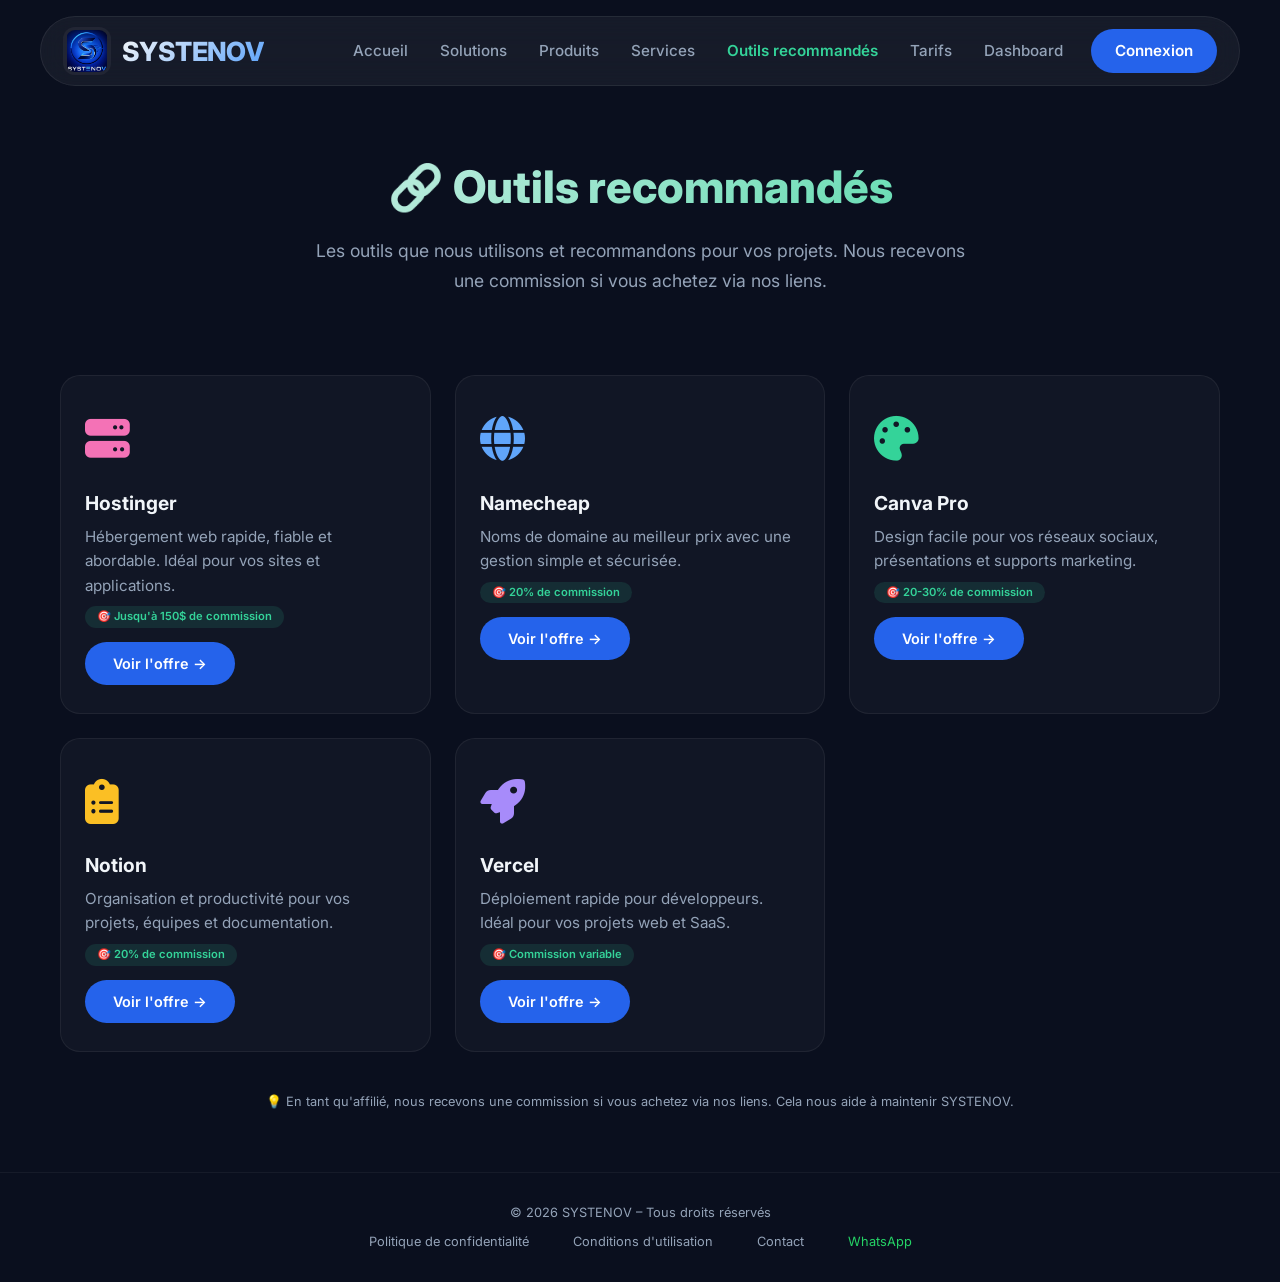
<file: affiliate-tools.html>
<!DOCTYPE html>
<html lang="fr">
<head>
  <meta charset="UTF-8" />
  <meta name="viewport" content="width=device-width, initial-scale=1.0"/>
  <title>Outils recommandés - SYSTENOV</title>
  <link rel="stylesheet" href="style.css">
  <link href="https://fonts.googleapis.com/css2?family=Inter:wght@300;400;600;700;800&display=swap" rel="stylesheet">
  <link rel="stylesheet" href="https://cdnjs.cloudflare.com/ajax/libs/font-awesome/6.4.0/css/all.min.css">
  <style>
    .page-hero { text-align: center; padding: 50px 20px 60px; }
    .page-hero h1 { font-size: 2.8rem; font-weight: 800; background: linear-gradient(135deg, #f1f5f9, #34d399); -webkit-background-clip: text; -webkit-text-fill-color: transparent; }
    .page-hero p { font-size: 1.1rem; color: #94a3b8; max-width: 650px; margin: 12px auto 0; line-height: 1.7; }
    .tools-grid { display: grid; grid-template-columns: repeat(auto-fit, minmax(280px,1fr)); gap: 24px; max-width: 1200px; margin: 0 auto; padding: 20px; }
    .tool-card { background: rgba(255,255,255,0.03); border: 1px solid rgba(255,255,255,0.06); border-radius: 20px; padding: 28px 24px; transition: 0.3s; }
    .tool-card:hover { transform: translateY(-6px); border-color: rgba(52,211,153,0.3); box-shadow: 0 12px 40px rgba(0,0,0,0.2); }
    .tool-card .icon { font-size: 2.8rem; margin-bottom: 12px; display: block; }
    .tool-card .icon.hostinger { color: #f472b6; }
    .tool-card .icon.namecheap { color: #60a5fa; }
    .tool-card .icon.canva { color: #34d399; }
    .tool-card .icon.notion { color: #fbbf24; }
    .tool-card .icon.vercel { color: #a78bfa; }
    .tool-card h3 { font-size: 1.2rem; font-weight: 700; margin-bottom: 6px; color: #f1f5f9; }
    .tool-card p { font-size: 0.95rem; color: #94a3b8; line-height: 1.6; }
    .tool-card .commission { display: inline-block; margin-top: 8px; background: rgba(52,211,153,0.12); color: #34d399; font-size: 0.7rem; padding: 2px 12px; border-radius: 40px; font-weight: 600; }
    .btn-affiliate { display: inline-block; margin-top: 14px; padding: 10px 28px; background: #2563eb; color: white; border-radius: 40px; text-decoration: none; font-weight: 600; font-size: 0.9rem; transition: 0.3s; }
    .btn-affiliate:hover { background: #3b82f6; transform: scale(1.02); }
    .affiliate-note { text-align: center; color: #94a3b8; font-size: 0.8rem; padding: 20px; }
    @media (max-width: 600px) { .page-hero h1 { font-size: 2rem; } .tools-grid { grid-template-columns: 1fr; padding: 12px; } }
  </style>
</head>
<body>

<!-- ===== NAVBAR ===== -->
<div class="navbar">
  <a href="index.html" class="logo-link">
    <img src="logo.png" alt="SYSTENOV" class="logo-img">
    <span class="logo-text">SYSTENOV</span>
  </a>
  <button class="menu-toggle" onclick="toggleMenu()" aria-label="Menu">☰</button>
  <div class="nav-links" id="navLinks">
    <a href="index.html">Accueil</a>
    <a href="solutions.html">Solutions</a>
    <a href="products.html">Produits</a>
    <a href="services.html">Services</a>
    <a href="affiliate-tools.html" style="color:#34d399; font-weight:600;">Outils recommandés</a>
    <a href="pricing.html">Tarifs</a>
    <a href="dashboard.html">Dashboard</a>
    <a href="login.html" class="btn-nav">Connexion</a>
  </div>
</div>

<!-- ===== HERO ===== -->
<section class="page-hero">
  <h1>🔗 Outils recommandés</h1>
  <p>Les outils que nous utilisons et recommandons pour vos projets. Nous recevons une commission si vous achetez via nos liens.</p>
</section>

<!-- ===== TOOLS ===== -->
<div class="tools-grid">
  <div class="tool-card">
    <span class="icon hostinger"><i class="fas fa-server"></i></span>
    <h3>Hostinger</h3>
    <p>Hébergement web rapide, fiable et abordable. Idéal pour vos sites et applications.</p>
    <span class="commission">🎯 Jusqu'à 150$ de commission</span>
    <br>
    <a href="https://www.hostinger.com/?REFERRALCODE=SYSTENOV" target="_blank" class="btn-affiliate">Voir l'offre →</a>
  </div>
  <div class="tool-card">
    <span class="icon namecheap"><i class="fas fa-globe"></i></span>
    <h3>Namecheap</h3>
    <p>Noms de domaine au meilleur prix avec une gestion simple et sécurisée.</p>
    <span class="commission">🎯 20% de commission</span>
    <br>
    <a href="https://www.namecheap.com/?aff=SYSTENOV" target="_blank" class="btn-affiliate">Voir l'offre →</a>
  </div>
  <div class="tool-card">
    <span class="icon canva"><i class="fas fa-palette"></i></span>
    <h3>Canva Pro</h3>
    <p>Design facile pour vos réseaux sociaux, présentations et supports marketing.</p>
    <span class="commission">🎯 20-30% de commission</span>
    <br>
    <a href="https://www.canva.com/fr_fr/pro/?referrer=SYSTENOV" target="_blank" class="btn-affiliate">Voir l'offre →</a>
  </div>
  <div class="tool-card">
    <span class="icon notion"><i class="fas fa-clipboard-list"></i></span>
    <h3>Notion</h3>
    <p>Organisation et productivité pour vos projets, équipes et documentation.</p>
    <span class="commission">🎯 20% de commission</span>
    <br>
    <a href="https://affiliate.notion.so/systenov" target="_blank" class="btn-affiliate">Voir l'offre →</a>
  </div>
  <div class="tool-card">
    <span class="icon vercel"><i class="fas fa-rocket"></i></span>
    <h3>Vercel</h3>
    <p>Déploiement rapide pour développeurs. Idéal pour vos projets web et SaaS.</p>
    <span class="commission">🎯 Commission variable</span>
    <br>
    <a href="https://vercel.com/?utm_source=systenov" target="_blank" class="btn-affiliate">Voir l'offre →</a>
  </div>
</div>

<div class="affiliate-note">
  💡 En tant qu'affilié, nous recevons une commission si vous achetez via nos liens. Cela nous aide à maintenir SYSTENOV.
</div>

<!-- ===== FOOTER ===== -->
<footer>
  <p>© 2026 SYSTENOV – Tous droits réservés</p>
  <div style="margin-top:8px; display:flex; justify-content:center; gap:20px; flex-wrap:wrap;">
    <a href="privacy.html">Politique de confidentialité</a>
    <a href="terms.html">Conditions d'utilisation</a>
    <a href="contact.html">Contact</a>
    <a href="https://wa.me/212665998835" target="_blank" style="color:#25D366;">WhatsApp</a>
  </div>
</footer>

<script>
  function toggleMenu() {
    document.getElementById('navLinks').classList.toggle('open');
  }
  document.querySelectorAll('.nav-links a').forEach(link => {
    link.addEventListener('click', () => {
      document.getElementById('navLinks').classList.remove('open');
    });
  });
</script>
</body>
</html>
</file>
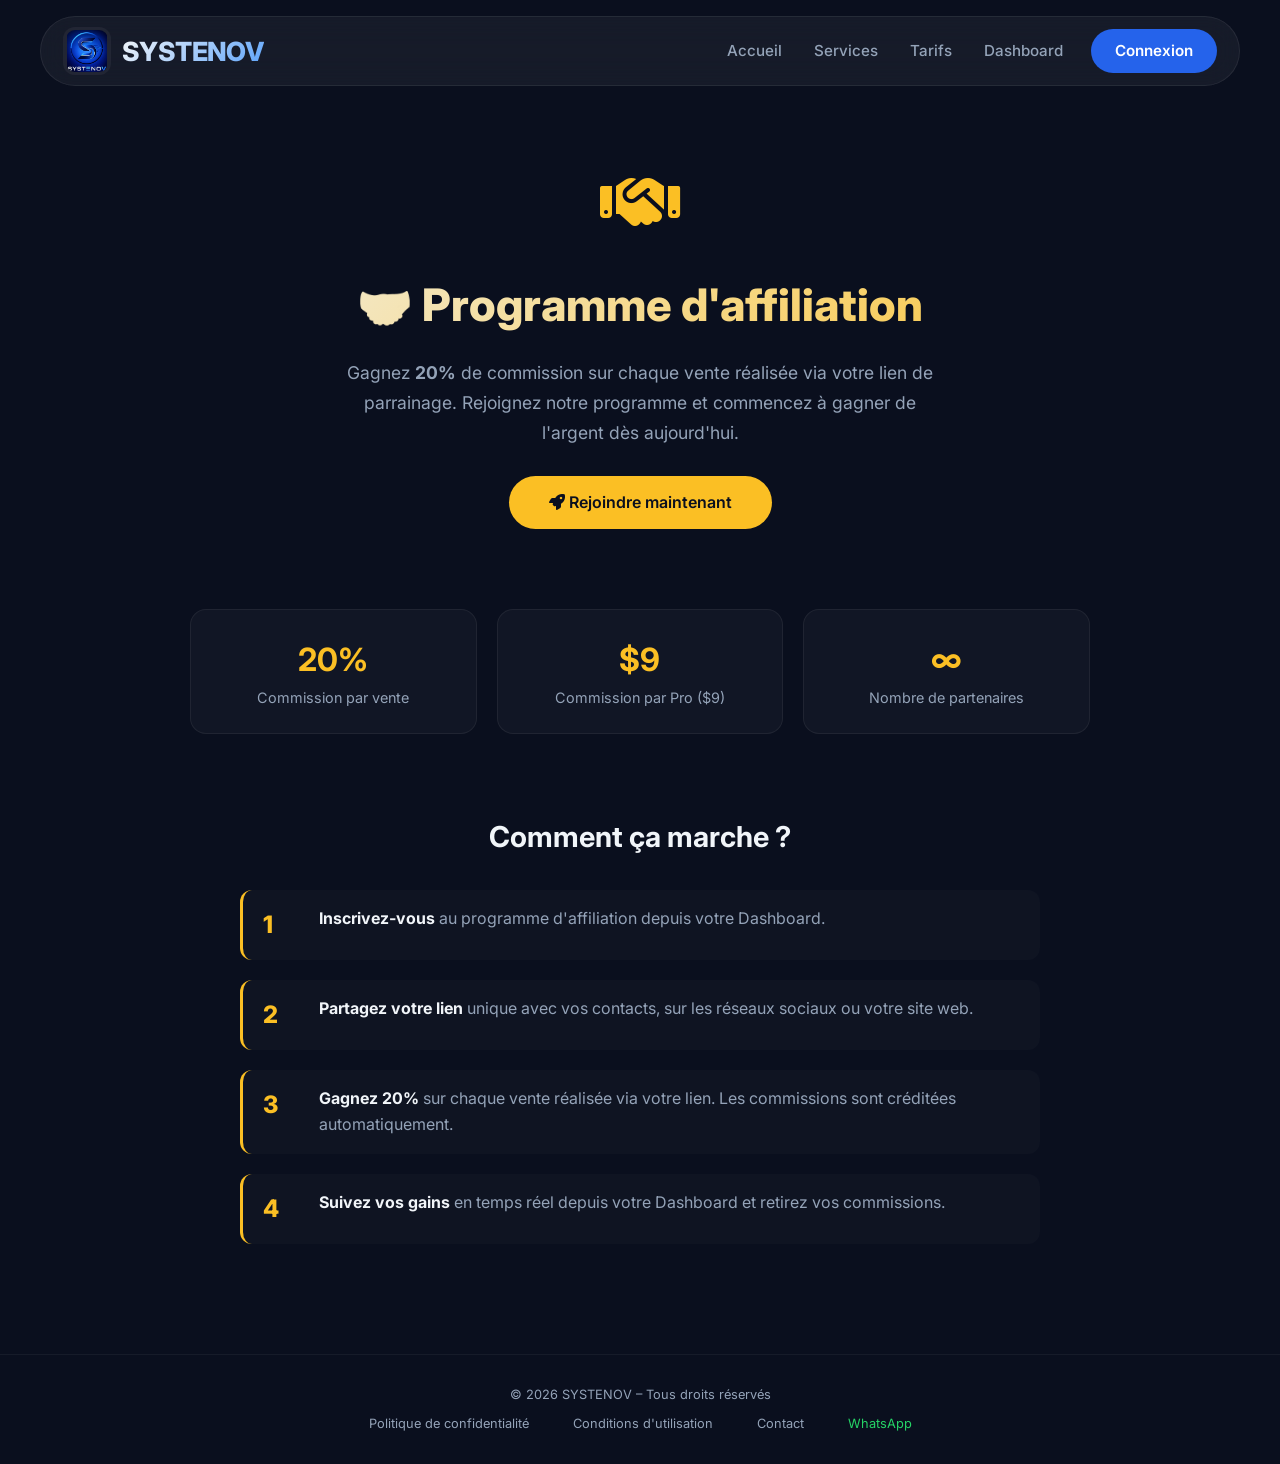
<file: affiliate.html>
<!DOCTYPE html>
<html lang="fr">
<head>
  <meta charset="UTF-8" />
  <meta name="viewport" content="width=device-width, initial-scale=1.0"/>
  <title>Programme d'affiliation - SYSTENOV</title>
  <link rel="stylesheet" href="style.css">
  <link href="https://fonts.googleapis.com/css2?family=Inter:wght@300;400;600;700;800&display=swap" rel="stylesheet">
  <link rel="stylesheet" href="https://cdnjs.cloudflare.com/ajax/libs/font-awesome/6.4.0/css/all.min.css">
  <style>
    .affiliate-hero {
      text-align: center;
      padding: 50px 20px 60px;
    }
    .affiliate-hero .icon-big {
      font-size: 4rem;
      color: #fbbf24;
      margin-bottom: 16px;
    }
    .affiliate-hero h1 {
      font-size: 2.8rem;
      font-weight: 800;
      background: linear-gradient(135deg, #f1f5f9, #fbbf24);
      -webkit-background-clip: text;
      -webkit-text-fill-color: transparent;
    }
    .affiliate-hero p {
      font-size: 1.1rem;
      color: #94a3b8;
      max-width: 600px;
      margin: 16px auto 28px;
      line-height: 1.7;
    }
    .btn-join {
      display: inline-block;
      padding: 14px 40px;
      border-radius: 40px;
      font-weight: 600;
      font-size: 1rem;
      background: #fbbf24;
      color: #0a0f1e;
      border: none;
      cursor: pointer;
      transition: 0.3s;
      text-decoration: none;
    }
    .btn-join:hover {
      transform: scale(1.02);
      filter: brightness(1.05);
    }
    .stats-grid {
      display: grid;
      grid-template-columns: repeat(auto-fit, minmax(200px, 1fr));
      gap: 20px;
      max-width: 900px;
      margin: 0 auto 40px;
    }
    .stat-card-aff {
      background: rgba(255,255,255,0.03);
      border: 1px solid rgba(255,255,255,0.06);
      border-radius: 16px;
      padding: 24px 20px;
      text-align: center;
    }
    .stat-card-aff h3 {
      font-size: 2rem;
      font-weight: 700;
      color: #fbbf24;
    }
    .stat-card-aff p {
      color: #94a3b8;
      font-size: 0.9rem;
    }
    .how-it-works {
      max-width: 800px;
      margin: 0 auto;
      text-align: left;
    }
    .how-it-works .step {
      display: flex;
      gap: 16px;
      align-items: flex-start;
      margin-bottom: 20px;
      background: rgba(255,255,255,0.02);
      padding: 16px 20px;
      border-radius: 12px;
      border-left: 3px solid #fbbf24;
    }
    .how-it-works .step .num {
      font-size: 1.5rem;
      font-weight: 800;
      color: #fbbf24;
      min-width: 40px;
    }
    .how-it-works .step p {
      color: #94a3b8;
      line-height: 1.6;
    }
    .how-it-works .step strong {
      color: #f1f5f9;
    }
    @media (max-width: 600px) {
      .affiliate-hero h1 { font-size: 2rem; }
    }
  </style>
</head>
<body>

<!-- ===== NAVBAR ===== -->
<div class="navbar">
  <a href="index.html" class="logo-link">
    <img src="logo.png" alt="SYSTENOV" class="logo-img">
    <span class="logo-text">SYSTENOV</span>
  </a>

  <button class="menu-toggle" onclick="toggleMenu()" aria-label="Menu">
    ☰
  </button>

  <div class="nav-links" id="navLinks">
    <a href="index.html">Accueil</a>
    <a href="index.html#services">Services</a>
    <a href="index.html#pricing">Tarifs</a>
    <a href="dashboard.html">Dashboard</a>
    <a href="login.html" class="btn-nav">Connexion</a>
    <a href="admin.html" class="admin-link" style="color:#ffd700; font-weight:bold;">Admin</a>
  </div>
</div>

<!-- ===== HERO ===== -->
<section class="affiliate-hero">
  <div class="icon-big"><i class="fas fa-handshake"></i></div>
  <h1>🤝 Programme d'affiliation</h1>
  <p>Gagnez <strong>20%</strong> de commission sur chaque vente réalisée via votre lien de parrainage. Rejoignez notre programme et commencez à gagner de l'argent dès aujourd'hui.</p>
  <a href="dashboard.html" class="btn-join"><i class="fas fa-rocket"></i> Rejoindre maintenant</a>
</section>

<!-- ===== STATS ===== -->
<div style="padding: 20px 0;">
  <div class="stats-grid">
    <div class="stat-card-aff">
      <h3>20%</h3>
      <p>Commission par vente</p>
    </div>
    <div class="stat-card-aff">
      <h3>$9</h3>
      <p>Commission par Pro ($9)</p>
    </div>
    <div class="stat-card-aff">
      <h3>∞</h3>
      <p>Nombre de partenaires</p>
    </div>
  </div>
</div>

<!-- ===== HOW IT WORKS ===== -->
<section style="padding: 20px 0 50px;">
  <h2 style="text-align:center; font-size:1.8rem; font-weight:700; margin-bottom:30px;">Comment ça marche ?</h2>
  <div class="how-it-works">
    <div class="step">
      <span class="num">1</span>
      <p><strong>Inscrivez-vous</strong> au programme d'affiliation depuis votre Dashboard.</p>
    </div>
    <div class="step">
      <span class="num">2</span>
      <p><strong>Partagez votre lien</strong> unique avec vos contacts, sur les réseaux sociaux ou votre site web.</p>
    </div>
    <div class="step">
      <span class="num">3</span>
      <p><strong>Gagnez 20%</strong> sur chaque vente réalisée via votre lien. Les commissions sont créditées automatiquement.</p>
    </div>
    <div class="step">
      <span class="num">4</span>
      <p><strong>Suivez vos gains</strong> en temps réel depuis votre Dashboard et retirez vos commissions.</p>
    </div>
  </div>
</section>

<!-- ===== FOOTER ===== -->
<footer>
  <p>© 2026 SYSTENOV – Tous droits réservés</p>
  <div style="margin-top:8px; display:flex; justify-content:center; gap:20px; flex-wrap:wrap;">
    <a href="privacy.html">Politique de confidentialité</a>
    <a href="terms.html">Conditions d'utilisation</a>
    <a href="contact.html">Contact</a>
    <a href="https://wa.me/212665998835" target="_blank" style="color:#25D366;">WhatsApp</a>
  </div>
</footer>

<script>
  function toggleMenu() {
    document.getElementById('navLinks').classList.toggle('open');
  }
  document.querySelectorAll('.nav-links a').forEach(link => {
    link.addEventListener('click', () => {
      document.getElementById('navLinks').classList.remove('open');
    });
  });
</script>

</body>
</html>
</file>
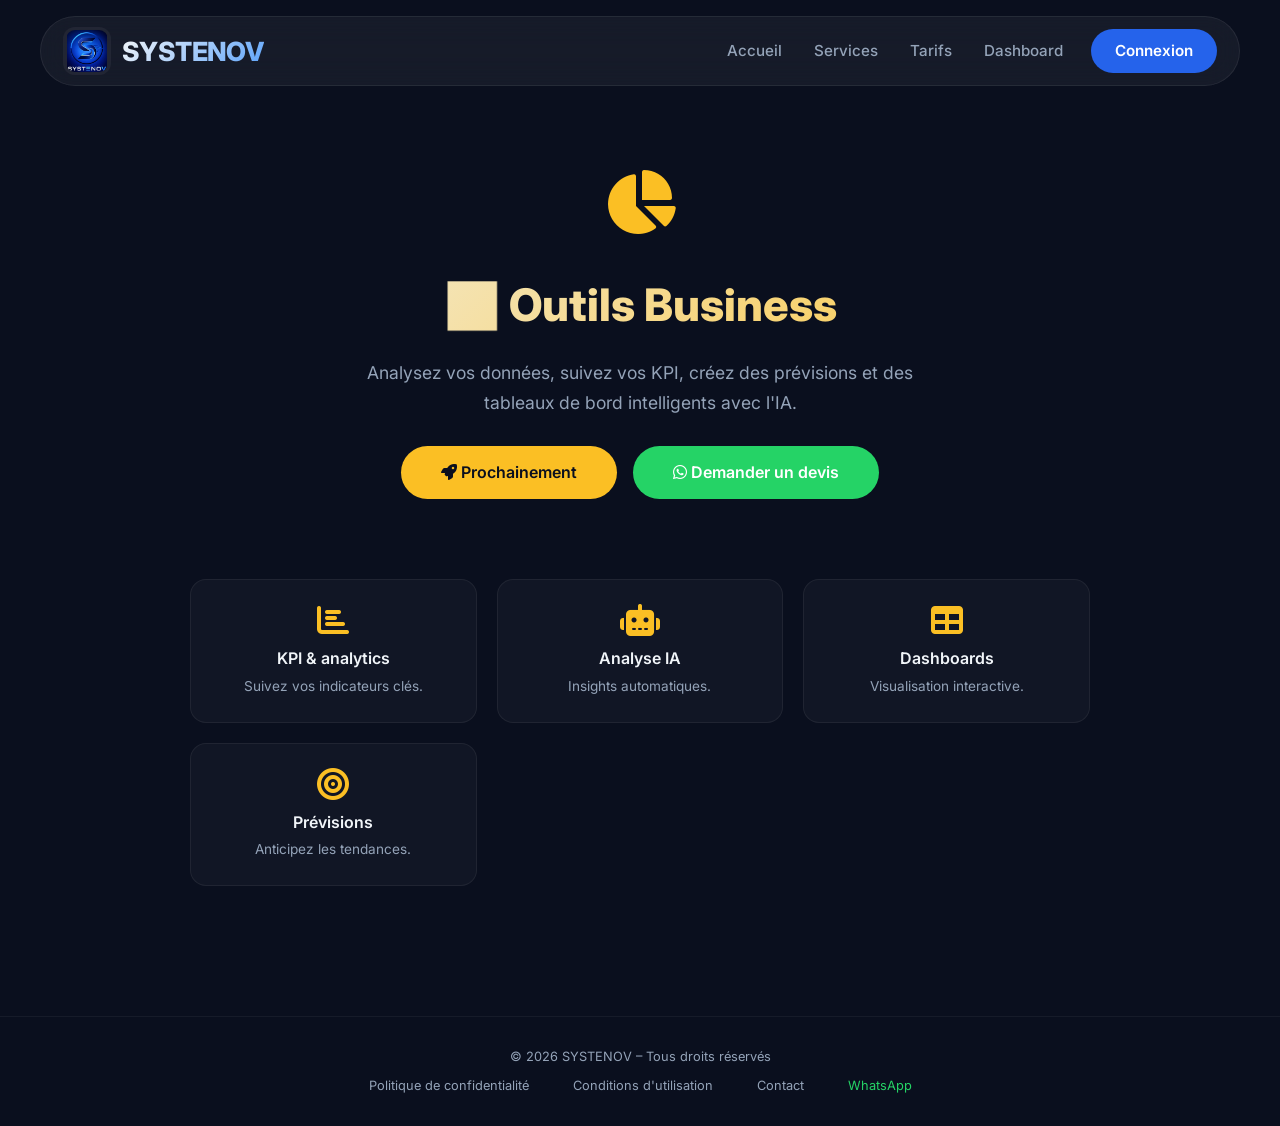
<file: business-tools.html>
<!DOCTYPE html>
<html lang="fr">
<head>
  <meta charset="UTF-8" />
  <meta name="viewport" content="width=device-width, initial-scale=1.0"/>
  <title>Outils Business - SYSTENOV</title>
  <link rel="stylesheet" href="style.css">
  <link href="https://fonts.googleapis.com/css2?family=Inter:wght@300;400;600;700;800&display=swap" rel="stylesheet">
  <link rel="stylesheet" href="https://cdnjs.cloudflare.com/ajax/libs/font-awesome/6.4.0/css/all.min.css">
  <style>
    .service-hero {
      text-align: center;
      padding: 50px 20px 60px;
    }
    .service-hero .icon-big {
      font-size: 4rem;
      color: #fbbf24;
      margin-bottom: 16px;
    }
    .service-hero h1 {
      font-size: 2.8rem;
      font-weight: 800;
      background: linear-gradient(135deg, #f1f5f9, #fbbf24);
      -webkit-background-clip: text;
      -webkit-text-fill-color: transparent;
    }
    .service-hero p {
      font-size: 1.1rem;
      color: #94a3b8;
      max-width: 600px;
      margin: 16px auto 28px;
      line-height: 1.7;
    }
    .features-grid {
      display: grid;
      grid-template-columns: repeat(auto-fit, minmax(220px, 1fr));
      gap: 20px;
      max-width: 900px;
      margin: 0 auto 40px;
    }
    .feature-card {
      background: rgba(255,255,255,0.03);
      border: 1px solid rgba(255,255,255,0.06);
      border-radius: 16px;
      padding: 24px 20px;
      text-align: center;
      transition: 0.3s;
    }
    .feature-card:hover {
      border-color: rgba(251,191,36,0.3);
      transform: translateY(-4px);
    }
    .feature-card i {
      font-size: 2rem;
      color: #fbbf24;
      margin-bottom: 10px;
    }
    .feature-card h3 {
      font-size: 1rem;
      font-weight: 600;
      margin-bottom: 4px;
    }
    .feature-card p {
      font-size: 0.85rem;
      color: #94a3b8;
    }
    .btn-coming {
      display: inline-block;
      padding: 14px 40px;
      border-radius: 40px;
      font-weight: 600;
      font-size: 1rem;
      background: #fbbf24;
      color: #0a0f1e;
      border: none;
      cursor: pointer;
      transition: 0.3s;
      text-decoration: none;
    }
    .btn-coming:hover {
      transform: scale(1.02);
      filter: brightness(1.05);
    }
    .btn-whatsapp-service {
      display: inline-block;
      padding: 14px 40px;
      border-radius: 40px;
      font-weight: 600;
      font-size: 1rem;
      background: #25D366;
      color: white;
      border: none;
      cursor: pointer;
      transition: 0.3s;
      text-decoration: none;
      margin-left: 12px;
    }
    .btn-whatsapp-service:hover {
      transform: scale(1.02);
      filter: brightness(1.05);
    }
    @media (max-width: 600px) {
      .service-hero h1 { font-size: 2rem; }
      .features-grid { grid-template-columns: 1fr 1fr; }
    }
    @media (max-width: 480px) {
      .features-grid { grid-template-columns: 1fr; }
      .btn-coming, .btn-whatsapp-service { display: block; width: 100%; margin: 6px 0; text-align: center; }
    }
  </style>
</head>
<body>

<div class="navbar">
  <a href="index.html" class="logo-link">
    <img src="logo.png" alt="SYSTENOV" class="logo-img">
    <span class="logo-text">SYSTENOV</span>
  </a>
  <button class="menu-toggle" onclick="toggleMenu()" aria-label="Menu">☰</button>
  <div class="nav-links" id="navLinks">
    <a href="index.html">Accueil</a>
    <a href="index.html#services">Services</a>
    <a href="index.html#pricing">Tarifs</a>
    <a href="dashboard.html">Dashboard</a>
    <a href="login.html" class="btn-nav">Connexion</a>
    <a href="admin.html" class="admin-link" style="color:#ffd700; font-weight:bold;">Admin</a>
  </div>
</div>

<section class="service-hero">
  <div class="icon-big"><i class="fas fa-chart-pie"></i></div>
  <h1>📊 Outils Business</h1>
  <p>Analysez vos données, suivez vos KPI, créez des prévisions et des tableaux de bord intelligents avec l'IA.</p>
  <div>
    <a href="#" class="btn-coming"><i class="fas fa-rocket"></i> Prochainement</a>
    <a href="https://wa.me/212665998835?text=Bonjour%20SYSTENOV%2C%20je%20souhaite%20utiliser%20vos%20outils%20business." target="_blank" class="btn-whatsapp-service">
      <i class="fab fa-whatsapp"></i> Demander un devis
    </a>
  </div>
</section>

<section style="padding: 20px 0 50px;">
  <div class="features-grid">
    <div class="feature-card">
      <i class="fas fa-chart-bar"></i>
      <h3>KPI & analytics</h3>
      <p>Suivez vos indicateurs clés.</p>
    </div>
    <div class="feature-card">
      <i class="fas fa-robot"></i>
      <h3>Analyse IA</h3>
      <p>Insights automatiques.</p>
    </div>
    <div class="feature-card">
      <i class="fas fa-table"></i>
      <h3>Dashboards</h3>
      <p>Visualisation interactive.</p>
    </div>
    <div class="feature-card">
      <i class="fas fa-bullseye"></i>
      <h3>Prévisions</h3>
      <p>Anticipez les tendances.</p>
    </div>
  </div>
</section>

<footer>
  <p>© 2026 SYSTENOV – Tous droits réservés</p>
  <div style="margin-top:8px; display:flex; justify-content:center; gap:20px; flex-wrap:wrap;">
    <a href="privacy.html">Politique de confidentialité</a>
    <a href="terms.html">Conditions d'utilisation</a>
    <a href="contact.html">Contact</a>
    <a href="https://wa.me/212665998835" target="_blank" style="color:#25D366;">WhatsApp</a>
  </div>
</footer>

<script>
  function toggleMenu() {
    document.getElementById('navLinks').classList.toggle('open');
  }
  document.querySelectorAll('.nav-links a').forEach(link => {
    link.addEventListener('click', () => {
      document.getElementById('navLinks').classList.remove('open');
    });
  });
</script>

</body>
</html>
</file>
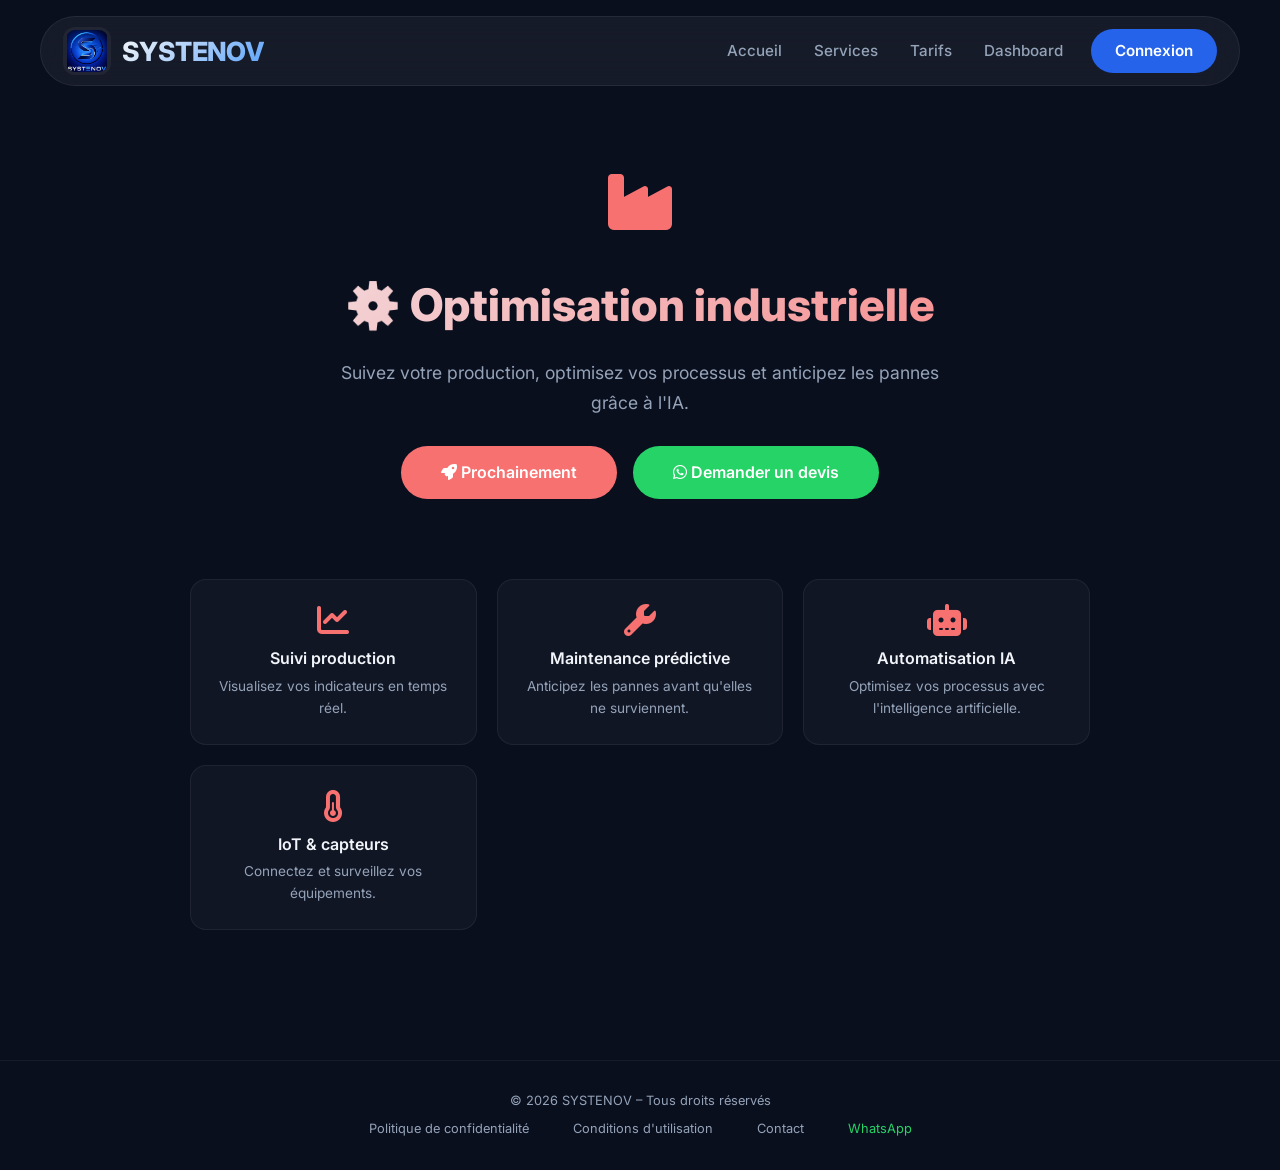
<file: industrial-tools.html>
<!DOCTYPE html>
<html lang="fr">
<head>
  <meta charset="UTF-8" />
  <meta name="viewport" content="width=device-width, initial-scale=1.0"/>
  <title>Outils Industriels - SYSTENOV</title>
  <link rel="stylesheet" href="style.css">
  <link href="https://fonts.googleapis.com/css2?family=Inter:wght@300;400;600;700;800&display=swap" rel="stylesheet">
  <link rel="stylesheet" href="https://cdnjs.cloudflare.com/ajax/libs/font-awesome/6.4.0/css/all.min.css">
  <style>
    .service-hero {
      text-align: center;
      padding: 50px 20px 60px;
    }
    .service-hero .icon-big {
      font-size: 4rem;
      color: #f87171;
      margin-bottom: 16px;
    }
    .service-hero h1 {
      font-size: 2.8rem;
      font-weight: 800;
      background: linear-gradient(135deg, #f1f5f9, #f87171);
      -webkit-background-clip: text;
      -webkit-text-fill-color: transparent;
    }
    .service-hero p {
      font-size: 1.1rem;
      color: #94a3b8;
      max-width: 600px;
      margin: 16px auto 28px;
      line-height: 1.7;
    }
    .features-grid {
      display: grid;
      grid-template-columns: repeat(auto-fit, minmax(220px, 1fr));
      gap: 20px;
      max-width: 900px;
      margin: 0 auto 40px;
    }
    .feature-card {
      background: rgba(255,255,255,0.03);
      border: 1px solid rgba(255,255,255,0.06);
      border-radius: 16px;
      padding: 24px 20px;
      text-align: center;
      transition: 0.3s;
    }
    .feature-card:hover {
      border-color: rgba(248,113,113,0.3);
      transform: translateY(-4px);
    }
    .feature-card i {
      font-size: 2rem;
      color: #f87171;
      margin-bottom: 10px;
    }
    .feature-card h3 {
      font-size: 1rem;
      font-weight: 600;
      margin-bottom: 4px;
    }
    .feature-card p {
      font-size: 0.85rem;
      color: #94a3b8;
    }
    .btn-coming {
      display: inline-block;
      padding: 14px 40px;
      border-radius: 40px;
      font-weight: 600;
      font-size: 1rem;
      background: #f87171;
      color: white;
      border: none;
      cursor: pointer;
      transition: 0.3s;
      text-decoration: none;
    }
    .btn-coming:hover {
      transform: scale(1.02);
      filter: brightness(1.05);
    }
    .btn-whatsapp-service {
      display: inline-block;
      padding: 14px 40px;
      border-radius: 40px;
      font-weight: 600;
      font-size: 1rem;
      background: #25D366;
      color: white;
      border: none;
      cursor: pointer;
      transition: 0.3s;
      text-decoration: none;
      margin-left: 12px;
    }
    .btn-whatsapp-service:hover {
      transform: scale(1.02);
      filter: brightness(1.05);
    }
    @media (max-width: 600px) {
      .service-hero h1 { font-size: 2rem; }
      .features-grid { grid-template-columns: 1fr 1fr; }
    }
    @media (max-width: 480px) {
      .features-grid { grid-template-columns: 1fr; }
      .btn-coming, .btn-whatsapp-service { display: block; width: 100%; margin: 6px 0; text-align: center; }
    }
  </style>
</head>
<body>

<div class="navbar">
  <a href="index.html" class="logo-link">
    <img src="logo.png" alt="SYSTENOV" class="logo-img">
    <span class="logo-text">SYSTENOV</span>
  </a>
  <button class="menu-toggle" onclick="toggleMenu()" aria-label="Menu">☰</button>
  <div class="nav-links" id="navLinks">
    <a href="index.html">Accueil</a>
    <a href="index.html#services">Services</a>
    <a href="index.html#pricing">Tarifs</a>
    <a href="dashboard.html">Dashboard</a>
    <a href="login.html" class="btn-nav">Connexion</a>
    <a href="admin.html" class="admin-link" style="color:#ffd700; font-weight:bold;">Admin</a>
  </div>
</div>

<section class="service-hero">
  <div class="icon-big"><i class="fas fa-industry"></i></div>
  <h1>⚙️ Optimisation industrielle</h1>
  <p>Suivez votre production, optimisez vos processus et anticipez les pannes grâce à l'IA.</p>
  <div>
    <a href="#" class="btn-coming"><i class="fas fa-rocket"></i> Prochainement</a>
    <a href="https://wa.me/212665998835?text=Bonjour%20SYSTENOV%2C%20je%20souhaite%20optimiser%20ma%20production." target="_blank" class="btn-whatsapp-service">
      <i class="fab fa-whatsapp"></i> Demander un devis
    </a>
  </div>
</section>

<section style="padding: 20px 0 50px;">
  <div class="features-grid">
    <div class="feature-card">
      <i class="fas fa-chart-line"></i>
      <h3>Suivi production</h3>
      <p>Visualisez vos indicateurs en temps réel.</p>
    </div>
    <div class="feature-card">
      <i class="fas fa-wrench"></i>
      <h3>Maintenance prédictive</h3>
      <p>Anticipez les pannes avant qu'elles ne surviennent.</p>
    </div>
    <div class="feature-card">
      <i class="fas fa-robot"></i>
      <h3>Automatisation IA</h3>
      <p>Optimisez vos processus avec l'intelligence artificielle.</p>
    </div>
    <div class="feature-card">
      <i class="fas fa-thermometer-half"></i>
      <h3>IoT & capteurs</h3>
      <p>Connectez et surveillez vos équipements.</p>
    </div>
  </div>
</section>

<footer>
  <p>© 2026 SYSTENOV – Tous droits réservés</p>
  <div style="margin-top:8px; display:flex; justify-content:center; gap:20px; flex-wrap:wrap;">
    <a href="privacy.html">Politique de confidentialité</a>
    <a href="terms.html">Conditions d'utilisation</a>
    <a href="contact.html">Contact</a>
    <a href="https://wa.me/212665998835" target="_blank" style="color:#25D366;">WhatsApp</a>
  </div>
</footer>

<script>
  function toggleMenu() {
    document.getElementById('navLinks').classList.toggle('open');
  }
  document.querySelectorAll('.nav-links a').forEach(link => {
    link.addEventListener('click', () => {
      document.getElementById('navLinks').classList.remove('open');
    });
  });
</script>

</body>
</html>
</file>
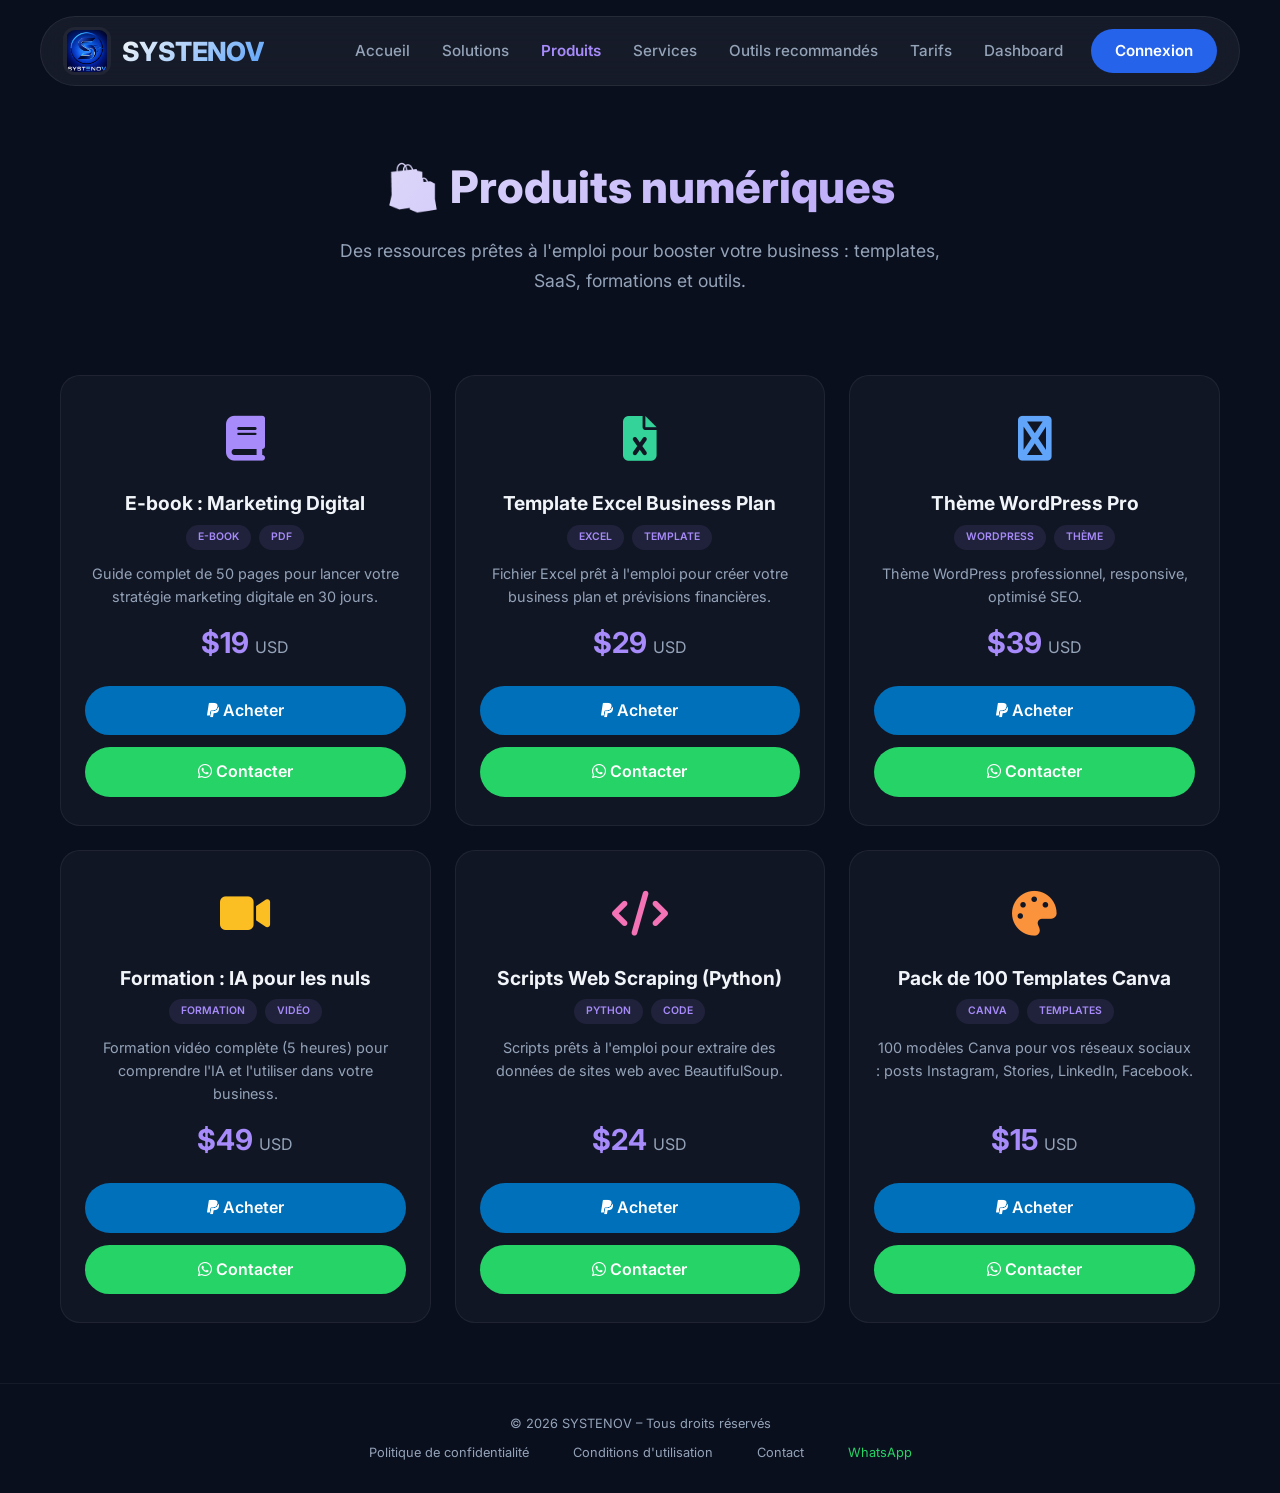
<file: products.html>
<!DOCTYPE html>
<html lang="fr">
<head>
  <meta charset="UTF-8" />
  <meta name="viewport" content="width=device-width, initial-scale=1.0"/>
  <title>Produits numériques - SYSTENOV</title>
  <link rel="stylesheet" href="style.css">
  <link href="https://fonts.googleapis.com/css2?family=Inter:wght@300;400;600;700;800&display=swap" rel="stylesheet">
  <link rel="stylesheet" href="https://cdnjs.cloudflare.com/ajax/libs/font-awesome/6.4.0/css/all.min.css">
  <style>
    .page-hero { text-align: center; padding: 50px 20px 60px; }
    .page-hero h1 { font-size: 2.8rem; font-weight: 800; background: linear-gradient(135deg, #f1f5f9, #a78bfa); -webkit-background-clip: text; -webkit-text-fill-color: transparent; }
    .page-hero p { font-size: 1.1rem; color: #94a3b8; max-width: 650px; margin: 12px auto 0; line-height: 1.7; }
    .products-grid {
      display: grid;
      grid-template-columns: repeat(auto-fit, minmax(280px, 1fr));
      gap: 24px;
      max-width: 1200px;
      margin: 0 auto;
      padding: 20px;
    }
    .product-card {
      background: rgba(255,255,255,0.03);
      border: 1px solid rgba(255,255,255,0.06);
      border-radius: 20px;
      padding: 28px 24px;
      text-align: center;
      transition: 0.3s;
      display: flex;
      flex-direction: column;
    }
    .product-card:hover {
      transform: translateY(-6px);
      border-color: rgba(167,139,250,0.3);
      box-shadow: 0 12px 40px rgba(0,0,0,0.2);
    }
    .product-card .icon { font-size: 2.8rem; margin-bottom: 12px; display: block; }
    .product-card .icon.purple { color: #a78bfa; }
    .product-card .icon.green { color: #34d399; }
    .product-card .icon.blue { color: #60a5fa; }
    .product-card .icon.yellow { color: #fbbf24; }
    .product-card .icon.pink { color: #f472b6; }
    .product-card .icon.orange { color: #fb923c; }
    .product-card h3 { font-size: 1.2rem; font-weight: 700; margin-bottom: 6px; color: #f1f5f9; }
    .product-card .desc { font-size: 0.9rem; color: #94a3b8; line-height: 1.6; flex: 1; }
    .product-card .price { font-size: 1.8rem; font-weight: 700; color: #a78bfa; margin: 12px 0; }
    .product-card .price span { font-size: 1rem; font-weight: 400; color: #94a3b8; }
    .product-card .tags { display: flex; gap: 8px; flex-wrap: wrap; justify-content: center; margin-bottom: 12px; }
    .product-card .tags span { background: rgba(167,139,250,0.1); color: #a78bfa; font-size: 0.65rem; padding: 4px 12px; border-radius: 40px; font-weight: 600; text-transform: uppercase; }
    .btn-buy-paypal { background: #0070ba; color: white; padding: 12px 24px; border-radius: 40px; font-weight: 600; border: none; cursor: pointer; transition: 0.3s; text-decoration: none; display: inline-block; width: 100%; margin-top: 4px; }
    .btn-buy-paypal:hover { background: #003087; transform: scale(1.02); }
    .btn-buy-whatsapp { background: #25D366; color: white; padding: 12px 24px; border-radius: 40px; font-weight: 600; border: none; cursor: pointer; transition: 0.3s; text-decoration: none; display: inline-block; width: 100%; margin-top: 6px; }
    .btn-buy-whatsapp:hover { transform: scale(1.02); filter: brightness(1.05); }
    .btn-group { display: flex; flex-direction: column; gap: 6px; margin-top: 4px; }
    @media (max-width: 600px) { .page-hero h1 { font-size: 2rem; } .products-grid { grid-template-columns: 1fr; padding: 12px; } }
  </style>
</head>
<body>

<!-- ===== NAVBAR ===== -->
<div class="navbar">
  <a href="index.html" class="logo-link">
    <img src="logo.png" alt="SYSTENOV" class="logo-img">
    <span class="logo-text">SYSTENOV</span>
  </a>
  <button class="menu-toggle" onclick="toggleMenu()" aria-label="Menu">☰</button>
  <div class="nav-links" id="navLinks">
    <a href="index.html">Accueil</a>
    <a href="solutions.html">Solutions</a>
    <a href="products.html" style="color:#a78bfa; font-weight:600;">Produits</a>
    <a href="services.html">Services</a>
    <a href="affiliate-tools.html">Outils recommandés</a>
    <a href="pricing.html">Tarifs</a>
    <a href="dashboard.html">Dashboard</a>
    <a href="login.html" class="btn-nav">Connexion</a>
  </div>
</div>

<!-- ===== HERO ===== -->
<section class="page-hero">
  <h1>🛍️ Produits numériques</h1>
  <p>Des ressources prêtes à l'emploi pour booster votre business : templates, SaaS, formations et outils.</p>
</section>

<!-- ===== PRODUCTS ===== -->
<div class="products-grid">

  <div class="product-card">
    <span class="icon purple"><i class="fas fa-book"></i></span>
    <h3>E-book : Marketing Digital</h3>
    <div class="tags"><span>E-book</span><span>PDF</span></div>
    <p class="desc">Guide complet de 50 pages pour lancer votre stratégie marketing digitale en 30 jours.</p>
    <div class="price">$19 <span>USD</span></div>
    <div class="btn-group">
      <a href="https://www.paypal.com/paypalme/VOTRE_PAYPAL/19" target="_blank" class="btn-buy-paypal"><i class="fab fa-paypal"></i> Acheter</a>
      <a href="https://wa.me/212665998835?text=Bonjour%20SYSTENOV%2C%20je%20souhaite%20acheter%20l%27ebook%20Marketing%20Digital." target="_blank" class="btn-buy-whatsapp"><i class="fab fa-whatsapp"></i> Contacter</a>
    </div>
  </div>

  <div class="product-card">
    <span class="icon green"><i class="fas fa-file-excel"></i></span>
    <h3>Template Excel Business Plan</h3>
    <div class="tags"><span>Excel</span><span>Template</span></div>
    <p class="desc">Fichier Excel prêt à l'emploi pour créer votre business plan et prévisions financières.</p>
    <div class="price">$29 <span>USD</span></div>
    <div class="btn-group">
      <a href="https://www.paypal.com/paypalme/VOTRE_PAYPAL/29" target="_blank" class="btn-buy-paypal"><i class="fab fa-paypal"></i> Acheter</a>
      <a href="https://wa.me/212665998835?text=Bonjour%20SYSTENOV%2C%20je%20souhaite%20acheter%20le%20template%20Excel." target="_blank" class="btn-buy-whatsapp"><i class="fab fa-whatsapp"></i> Contacter</a>
    </div>
  </div>

  <div class="product-card">
    <span class="icon blue"><i class="fas fa-wordpress"></i></span>
    <h3>Thème WordPress Pro</h3>
    <div class="tags"><span>WordPress</span><span>Thème</span></div>
    <p class="desc">Thème WordPress professionnel, responsive, optimisé SEO.</p>
    <div class="price">$39 <span>USD</span></div>
    <div class="btn-group">
      <a href="https://www.paypal.com/paypalme/VOTRE_PAYPAL/39" target="_blank" class="btn-buy-paypal"><i class="fab fa-paypal"></i> Acheter</a>
      <a href="https://wa.me/212665998835?text=Bonjour%20SYSTENOV%2C%20je%20souhaite%20acheter%20le%20th%C3%A8me%20WordPress." target="_blank" class="btn-buy-whatsapp"><i class="fab fa-whatsapp"></i> Contacter</a>
    </div>
  </div>

  <div class="product-card">
    <span class="icon yellow"><i class="fas fa-video"></i></span>
    <h3>Formation : IA pour les nuls</h3>
    <div class="tags"><span>Formation</span><span>Vidéo</span></div>
    <p class="desc">Formation vidéo complète (5 heures) pour comprendre l'IA et l'utiliser dans votre business.</p>
    <div class="price">$49 <span>USD</span></div>
    <div class="btn-group">
      <a href="https://www.paypal.com/paypalme/VOTRE_PAYPAL/49" target="_blank" class="btn-buy-paypal"><i class="fab fa-paypal"></i> Acheter</a>
      <a href="https://wa.me/212665998835?text=Bonjour%20SYSTENOV%2C%20je%20souhaite%20acheter%20la%20formation%20IA." target="_blank" class="btn-buy-whatsapp"><i class="fab fa-whatsapp"></i> Contacter</a>
    </div>
  </div>

  <div class="product-card">
    <span class="icon pink"><i class="fas fa-code"></i></span>
    <h3>Scripts Web Scraping (Python)</h3>
    <div class="tags"><span>Python</span><span>Code</span></div>
    <p class="desc">Scripts prêts à l'emploi pour extraire des données de sites web avec BeautifulSoup.</p>
    <div class="price">$24 <span>USD</span></div>
    <div class="btn-group">
      <a href="https://www.paypal.com/paypalme/VOTRE_PAYPAL/24" target="_blank" class="btn-buy-paypal"><i class="fab fa-paypal"></i> Acheter</a>
      <a href="https://wa.me/212665998835?text=Bonjour%20SYSTENOV%2C%20je%20souhaite%20acheter%20les%20scripts%20Python." target="_blank" class="btn-buy-whatsapp"><i class="fab fa-whatsapp"></i> Contacter</a>
    </div>
  </div>

  <div class="product-card">
    <span class="icon orange"><i class="fas fa-palette"></i></span>
    <h3>Pack de 100 Templates Canva</h3>
    <div class="tags"><span>Canva</span><span>Templates</span></div>
    <p class="desc">100 modèles Canva pour vos réseaux sociaux : posts Instagram, Stories, LinkedIn, Facebook.</p>
    <div class="price">$15 <span>USD</span></div>
    <div class="btn-group">
      <a href="https://www.paypal.com/paypalme/VOTRE_PAYPAL/15" target="_blank" class="btn-buy-paypal"><i class="fab fa-paypal"></i> Acheter</a>
      <a href="https://wa.me/212665998835?text=Bonjour%20SYSTENOV%2C%20je%20souhaite%20acheter%20le%20pack%20Canva." target="_blank" class="btn-buy-whatsapp"><i class="fab fa-whatsapp"></i> Contacter</a>
    </div>
  </div>

</div>

<!-- ===== FOOTER ===== -->
<footer>
  <p>© 2026 SYSTENOV – Tous droits réservés</p>
  <div style="margin-top:8px; display:flex; justify-content:center; gap:20px; flex-wrap:wrap;">
    <a href="privacy.html">Politique de confidentialité</a>
    <a href="terms.html">Conditions d'utilisation</a>
    <a href="contact.html">Contact</a>
    <a href="https://wa.me/212665998835" target="_blank" style="color:#25D366;">WhatsApp</a>
  </div>
</footer>

<script>
  function toggleMenu() {
    document.getElementById('navLinks').classList.toggle('open');
  }
  document.querySelectorAll('.nav-links a').forEach(link => {
    link.addEventListener('click', () => {
      document.getElementById('navLinks').classList.remove('open');
    });
  });
</script>
</body>
</html>
</file>
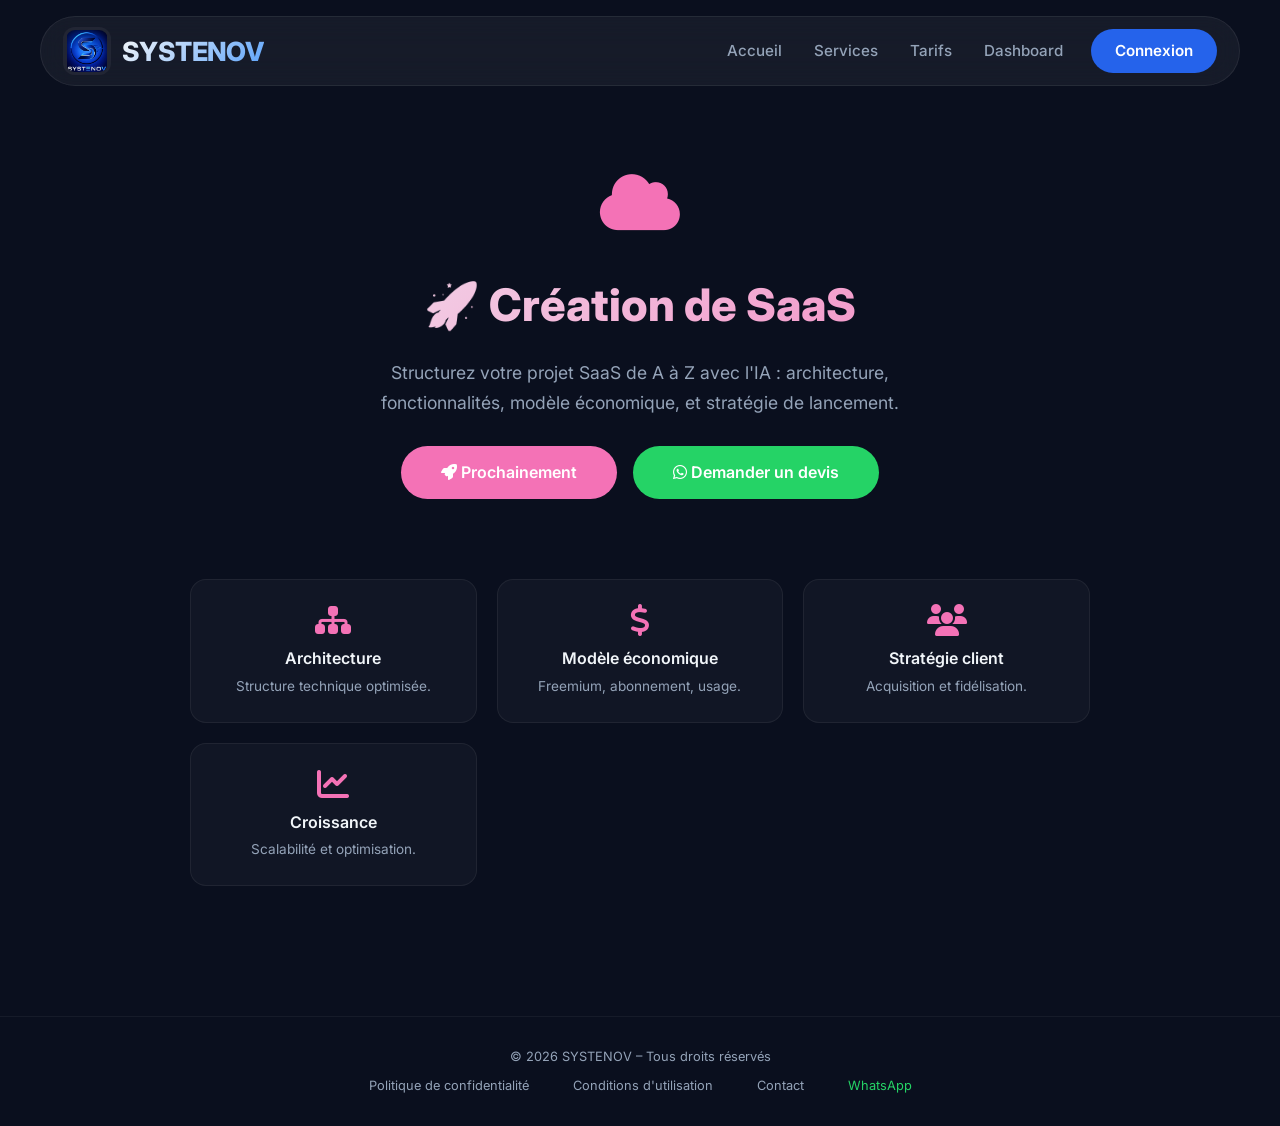
<file: saas-builder.html>
<!DOCTYPE html>
<html lang="fr">
<head>
  <meta charset="UTF-8" />
  <meta name="viewport" content="width=device-width, initial-scale=1.0"/>
  <title>Création de SaaS - SYSTENOV</title>
  <link rel="stylesheet" href="style.css">
  <link href="https://fonts.googleapis.com/css2?family=Inter:wght@300;400;600;700;800&display=swap" rel="stylesheet">
  <link rel="stylesheet" href="https://cdnjs.cloudflare.com/ajax/libs/font-awesome/6.4.0/css/all.min.css">
  <style>
    .service-hero {
      text-align: center;
      padding: 50px 20px 60px;
    }
    .service-hero .icon-big {
      font-size: 4rem;
      color: #f472b6;
      margin-bottom: 16px;
    }
    .service-hero h1 {
      font-size: 2.8rem;
      font-weight: 800;
      background: linear-gradient(135deg, #f1f5f9, #f472b6);
      -webkit-background-clip: text;
      -webkit-text-fill-color: transparent;
    }
    .service-hero p {
      font-size: 1.1rem;
      color: #94a3b8;
      max-width: 600px;
      margin: 16px auto 28px;
      line-height: 1.7;
    }
    .features-grid {
      display: grid;
      grid-template-columns: repeat(auto-fit, minmax(220px, 1fr));
      gap: 20px;
      max-width: 900px;
      margin: 0 auto 40px;
    }
    .feature-card {
      background: rgba(255,255,255,0.03);
      border: 1px solid rgba(255,255,255,0.06);
      border-radius: 16px;
      padding: 24px 20px;
      text-align: center;
      transition: 0.3s;
    }
    .feature-card:hover {
      border-color: rgba(244,114,182,0.3);
      transform: translateY(-4px);
    }
    .feature-card i {
      font-size: 2rem;
      color: #f472b6;
      margin-bottom: 10px;
    }
    .feature-card h3 {
      font-size: 1rem;
      font-weight: 600;
      margin-bottom: 4px;
    }
    .feature-card p {
      font-size: 0.85rem;
      color: #94a3b8;
    }
    .btn-coming {
      display: inline-block;
      padding: 14px 40px;
      border-radius: 40px;
      font-weight: 600;
      font-size: 1rem;
      background: #f472b6;
      color: white;
      border: none;
      cursor: pointer;
      transition: 0.3s;
      text-decoration: none;
    }
    .btn-coming:hover {
      transform: scale(1.02);
      filter: brightness(1.05);
    }
    .btn-whatsapp-service {
      display: inline-block;
      padding: 14px 40px;
      border-radius: 40px;
      font-weight: 600;
      font-size: 1rem;
      background: #25D366;
      color: white;
      border: none;
      cursor: pointer;
      transition: 0.3s;
      text-decoration: none;
      margin-left: 12px;
    }
    .btn-whatsapp-service:hover {
      transform: scale(1.02);
      filter: brightness(1.05);
    }
    @media (max-width: 600px) {
      .service-hero h1 { font-size: 2rem; }
      .features-grid { grid-template-columns: 1fr 1fr; }
    }
    @media (max-width: 480px) {
      .features-grid { grid-template-columns: 1fr; }
      .btn-coming, .btn-whatsapp-service { display: block; width: 100%; margin: 6px 0; text-align: center; }
    }
  </style>
</head>
<body>

<div class="navbar">
  <a href="index.html" class="logo-link">
    <img src="logo.png" alt="SYSTENOV" class="logo-img">
    <span class="logo-text">SYSTENOV</span>
  </a>
  <button class="menu-toggle" onclick="toggleMenu()" aria-label="Menu">☰</button>
  <div class="nav-links" id="navLinks">
    <a href="index.html">Accueil</a>
    <a href="index.html#services">Services</a>
    <a href="index.html#pricing">Tarifs</a>
    <a href="dashboard.html">Dashboard</a>
    <a href="login.html" class="btn-nav">Connexion</a>
    <a href="admin.html" class="admin-link" style="color:#ffd700; font-weight:bold;">Admin</a>
  </div>
</div>

<section class="service-hero">
  <div class="icon-big"><i class="fas fa-cloud"></i></div>
  <h1>🚀 Création de SaaS</h1>
  <p>Structurez votre projet SaaS de A à Z avec l'IA : architecture, fonctionnalités, modèle économique, et stratégie de lancement.</p>
  <div>
    <a href="#" class="btn-coming"><i class="fas fa-rocket"></i> Prochainement</a>
    <a href="https://wa.me/212665998835?text=Bonjour%20SYSTENOV%2C%20je%20souhaite%20créer%20un%20SaaS." target="_blank" class="btn-whatsapp-service">
      <i class="fab fa-whatsapp"></i> Demander un devis
    </a>
  </div>
</section>

<section style="padding: 20px 0 50px;">
  <div class="features-grid">
    <div class="feature-card">
      <i class="fas fa-sitemap"></i>
      <h3>Architecture</h3>
      <p>Structure technique optimisée.</p>
    </div>
    <div class="feature-card">
      <i class="fas fa-dollar-sign"></i>
      <h3>Modèle économique</h3>
      <p>Freemium, abonnement, usage.</p>
    </div>
    <div class="feature-card">
      <i class="fas fa-users"></i>
      <h3>Stratégie client</h3>
      <p>Acquisition et fidélisation.</p>
    </div>
    <div class="feature-card">
      <i class="fas fa-chart-line"></i>
      <h3>Croissance</h3>
      <p>Scalabilité et optimisation.</p>
    </div>
  </div>
</section>

<footer>
  <p>© 2026 SYSTENOV – Tous droits réservés</p>
  <div style="margin-top:8px; display:flex; justify-content:center; gap:20px; flex-wrap:wrap;">
    <a href="privacy.html">Politique de confidentialité</a>
    <a href="terms.html">Conditions d'utilisation</a>
    <a href="contact.html">Contact</a>
    <a href="https://wa.me/212665998835" target="_blank" style="color:#25D366;">WhatsApp</a>
  </div>
</footer>

<script>
  function toggleMenu() {
    document.getElementById('navLinks').classList.toggle('open');
  }
  document.querySelectorAll('.nav-links a').forEach(link => {
    link.addEventListener('click', () => {
      document.getElementById('navLinks').classList.remove('open');
    });
  });
</script>

</body>
</html>
</file>
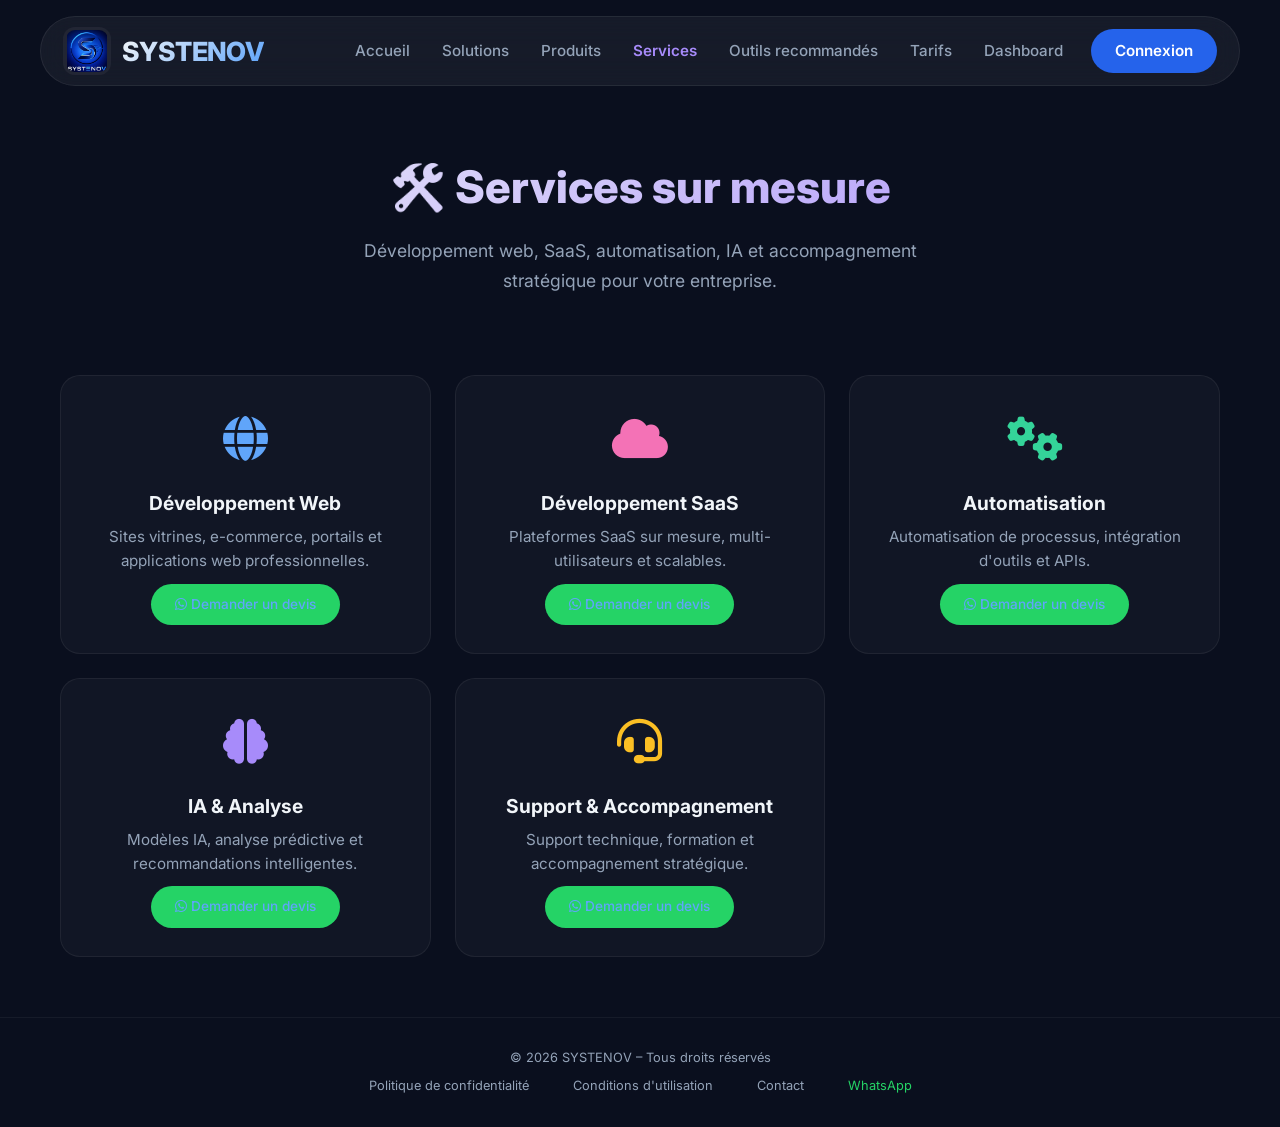
<file: services.html>
<!DOCTYPE html>
<html lang="fr">
<head>
  <meta charset="UTF-8" />
  <meta name="viewport" content="width=device-width, initial-scale=1.0"/>
  <title>Services - SYSTENOV</title>
  <link rel="stylesheet" href="style.css">
  <link href="https://fonts.googleapis.com/css2?family=Inter:wght@300;400;600;700;800&display=swap" rel="stylesheet">
  <link rel="stylesheet" href="https://cdnjs.cloudflare.com/ajax/libs/font-awesome/6.4.0/css/all.min.css">
  <style>
    .page-hero { text-align: center; padding: 50px 20px 60px; }
    .page-hero h1 { font-size: 2.8rem; font-weight: 800; background: linear-gradient(135deg, #f1f5f9, #a78bfa); -webkit-background-clip: text; -webkit-text-fill-color: transparent; }
    .page-hero p { font-size: 1.1rem; color: #94a3b8; max-width: 650px; margin: 12px auto 0; line-height: 1.7; }
    .services-grid { display: grid; grid-template-columns: repeat(auto-fit, minmax(280px,1fr)); gap: 24px; max-width: 1200px; margin: 0 auto; padding: 20px; }
    .service-card { background: rgba(255,255,255,0.03); border: 1px solid rgba(255,255,255,0.06); border-radius: 20px; padding: 28px 24px; transition: 0.3s; }
    .service-card:hover { transform: translateY(-6px); border-color: rgba(167,139,250,0.3); box-shadow: 0 12px 40px rgba(0,0,0,0.2); }
    .service-card .icon { font-size: 2.8rem; margin-bottom: 12px; display: block; }
    .service-card .icon.web { color: #60a5fa; }
    .service-card .icon.saas { color: #f472b6; }
    .service-card .icon.automation { color: #34d399; }
    .service-card .icon.ai { color: #a78bfa; }
    .service-card .icon.support { color: #fbbf24; }
    .service-card h3 { font-size: 1.2rem; font-weight: 700; margin-bottom: 6px; color: #f1f5f9; }
    .service-card p { font-size: 0.95rem; color: #94a3b8; line-height: 1.6; }
    .btn-whatsapp-service { display: inline-block; margin-top: 14px; padding: 10px 24px; background: #25D366; color: white; border-radius: 40px; text-decoration: none; font-weight: 600; font-size: 0.9rem; transition: 0.3s; }
    .btn-whatsapp-service:hover { transform: scale(1.02); filter: brightness(1.05); }
    @media (max-width: 600px) { .page-hero h1 { font-size: 2rem; } .services-grid { grid-template-columns: 1fr; padding: 12px; } }
  </style>
</head>
<body>

<!-- ===== NAVBAR ===== -->
<div class="navbar">
  <a href="index.html" class="logo-link">
    <img src="logo.png" alt="SYSTENOV" class="logo-img">
    <span class="logo-text">SYSTENOV</span>
  </a>
  <button class="menu-toggle" onclick="toggleMenu()" aria-label="Menu">☰</button>
  <div class="nav-links" id="navLinks">
    <a href="index.html">Accueil</a>
    <a href="solutions.html">Solutions</a>
    <a href="products.html">Produits</a>
    <a href="services.html" style="color:#a78bfa; font-weight:600;">Services</a>
    <a href="affiliate-tools.html">Outils recommandés</a>
    <a href="pricing.html">Tarifs</a>
    <a href="dashboard.html">Dashboard</a>
    <a href="login.html" class="btn-nav">Connexion</a>
  </div>
</div>

<!-- ===== HERO ===== -->
<section class="page-hero">
  <h1>🛠️ Services sur mesure</h1>
  <p>Développement web, SaaS, automatisation, IA et accompagnement stratégique pour votre entreprise.</p>
</section>

<!-- ===== SERVICES ===== -->
<div class="services-grid">
  <div class="service-card">
    <span class="icon web"><i class="fas fa-globe"></i></span>
    <h3>Développement Web</h3>
    <p>Sites vitrines, e-commerce, portails et applications web professionnelles.</p>
    <a href="https://wa.me/212665998835?text=Bonjour%20SYSTENOV%2C%20je%20souhaite%20un%20devis%20pour%20un%20site%20web." target="_blank" class="btn-whatsapp-service"><i class="fab fa-whatsapp"></i> Demander un devis</a>
  </div>
  <div class="service-card">
    <span class="icon saas"><i class="fas fa-cloud"></i></span>
    <h3>Développement SaaS</h3>
    <p>Plateformes SaaS sur mesure, multi-utilisateurs et scalables.</p>
    <a href="https://wa.me/212665998835?text=Bonjour%20SYSTENOV%2C%20je%20souhaite%20un%20devis%20pour%20un%20SaaS." target="_blank" class="btn-whatsapp-service"><i class="fab fa-whatsapp"></i> Demander un devis</a>
  </div>
  <div class="service-card">
    <span class="icon automation"><i class="fas fa-cogs"></i></span>
    <h3>Automatisation</h3>
    <p>Automatisation de processus, intégration d'outils et APIs.</p>
    <a href="https://wa.me/212665998835?text=Bonjour%20SYSTENOV%2C%20je%20souhaite%20automatiser%20mes%20processus." target="_blank" class="btn-whatsapp-service"><i class="fab fa-whatsapp"></i> Demander un devis</a>
  </div>
  <div class="service-card">
    <span class="icon ai"><i class="fas fa-brain"></i></span>
    <h3>IA &amp; Analyse</h3>
    <p>Modèles IA, analyse prédictive et recommandations intelligentes.</p>
    <a href="https://wa.me/212665998835?text=Bonjour%20SYSTENOV%2C%20je%20souhaite%20un%20service%20IA." target="_blank" class="btn-whatsapp-service"><i class="fab fa-whatsapp"></i> Demander un devis</a>
  </div>
  <div class="service-card">
    <span class="icon support"><i class="fas fa-headset"></i></span>
    <h3>Support &amp; Accompagnement</h3>
    <p>Support technique, formation et accompagnement stratégique.</p>
    <a href="https://wa.me/212665998835?text=Bonjour%20SYSTENOV%2C%20je%20souhaite%20un%20accompagnement." target="_blank" class="btn-whatsapp-service"><i class="fab fa-whatsapp"></i> Demander un devis</a>
  </div>
</div>

<!-- ===== FOOTER ===== -->
<footer>
  <p>© 2026 SYSTENOV – Tous droits réservés</p>
  <div style="margin-top:8px; display:flex; justify-content:center; gap:20px; flex-wrap:wrap;">
    <a href="privacy.html">Politique de confidentialité</a>
    <a href="terms.html">Conditions d'utilisation</a>
    <a href="contact.html">Contact</a>
    <a href="https://wa.me/212665998835" target="_blank" style="color:#25D366;">WhatsApp</a>
  </div>
</footer>

<script>
  function toggleMenu() {
    document.getElementById('navLinks').classList.toggle('open');
  }
  document.querySelectorAll('.nav-links a').forEach(link => {
    link.addEventListener('click', () => {
      document.getElementById('navLinks').classList.remove('open');
    });
  });
</script>
</body>
</html>
</file>
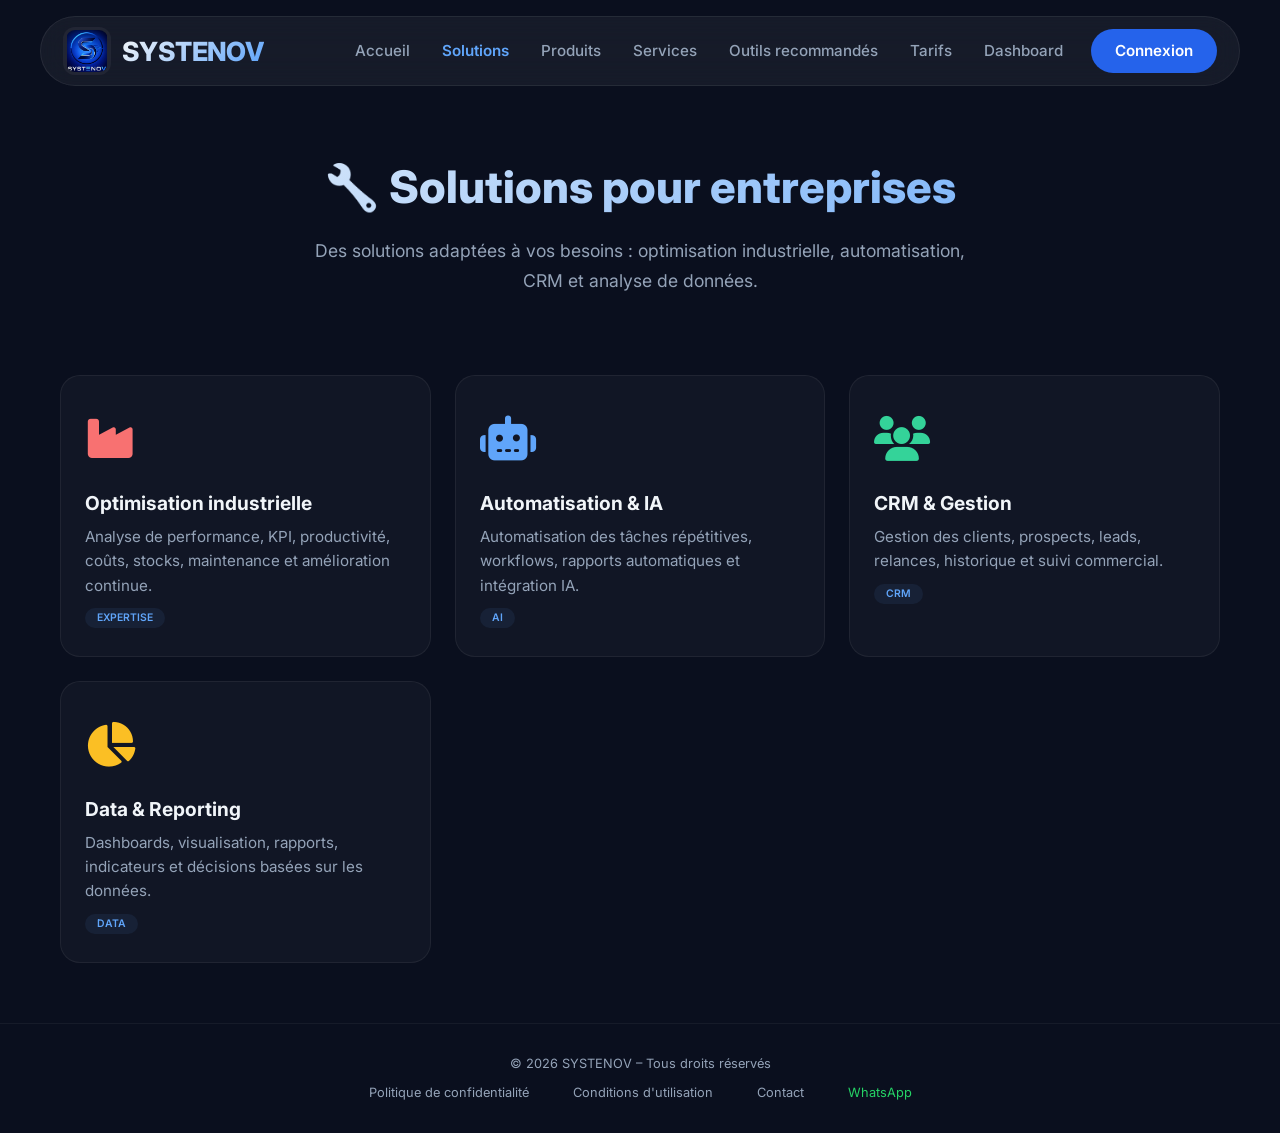
<file: solutions.html>
<!DOCTYPE html>
<html lang="fr">
<head>
  <meta charset="UTF-8" />
  <meta name="viewport" content="width=device-width, initial-scale=1.0"/>
  <title>Solutions - SYSTENOV</title>
  <link rel="stylesheet" href="style.css">
  <link href="https://fonts.googleapis.com/css2?family=Inter:wght@300;400;600;700;800&display=swap" rel="stylesheet">
  <link rel="stylesheet" href="https://cdnjs.cloudflare.com/ajax/libs/font-awesome/6.4.0/css/all.min.css">
  <style>
    .page-hero { text-align: center; padding: 50px 20px 60px; }
    .page-hero h1 { font-size: 2.8rem; font-weight: 800; background: linear-gradient(135deg, #f1f5f9, #60a5fa); -webkit-background-clip: text; -webkit-text-fill-color: transparent; }
    .page-hero p { font-size: 1.1rem; color: #94a3b8; max-width: 650px; margin: 12px auto 0; line-height: 1.7; }
    .solutions-grid { display: grid; grid-template-columns: repeat(auto-fit, minmax(280px,1fr)); gap: 24px; max-width: 1200px; margin: 0 auto; padding: 20px; }
    .solution-card { background: rgba(255,255,255,0.03); border: 1px solid rgba(255,255,255,0.06); border-radius: 20px; padding: 28px 24px; transition: 0.3s; }
    .solution-card:hover { transform: translateY(-6px); border-color: rgba(96,165,250,0.3); box-shadow: 0 12px 40px rgba(0,0,0,0.2); }
    .solution-card .icon { font-size: 2.8rem; margin-bottom: 12px; display: block; }
    .solution-card .icon.industrial { color: #f87171; }
    .solution-card .icon.ai { color: #60a5fa; }
    .solution-card .icon.crm { color: #34d399; }
    .solution-card .icon.data { color: #fbbf24; }
    .solution-card h3 { font-size: 1.2rem; font-weight: 700; margin-bottom: 6px; color: #f1f5f9; }
    .solution-card p { font-size: 0.95rem; color: #94a3b8; line-height: 1.6; }
    .solution-card .tag { display: inline-block; margin-top: 10px; background: rgba(96,165,250,0.08); color: #60a5fa; font-size: 0.65rem; padding: 2px 12px; border-radius: 40px; font-weight: 600; text-transform: uppercase; }
    @media (max-width: 600px) { .page-hero h1 { font-size: 2rem; } .solutions-grid { grid-template-columns: 1fr; padding: 12px; } }
  </style>
</head>
<body>

<!-- ===== NAVBAR ===== -->
<div class="navbar">
  <a href="index.html" class="logo-link">
    <img src="logo.png" alt="SYSTENOV" class="logo-img">
    <span class="logo-text">SYSTENOV</span>
  </a>
  <button class="menu-toggle" onclick="toggleMenu()" aria-label="Menu">☰</button>
  <div class="nav-links" id="navLinks">
    <a href="index.html">Accueil</a>
    <a href="solutions.html" style="color:#60a5fa; font-weight:600;">Solutions</a>
    <a href="products.html">Produits</a>
    <a href="services.html">Services</a>
    <a href="affiliate-tools.html">Outils recommandés</a>
    <a href="pricing.html">Tarifs</a>
    <a href="dashboard.html">Dashboard</a>
    <a href="login.html" class="btn-nav">Connexion</a>
  </div>
</div>

<!-- ===== HERO ===== -->
<section class="page-hero">
  <h1>🔧 Solutions pour entreprises</h1>
  <p>Des solutions adaptées à vos besoins : optimisation industrielle, automatisation, CRM et analyse de données.</p>
</section>

<!-- ===== SOLUTIONS ===== -->
<div class="solutions-grid">
  <div class="solution-card">
    <span class="icon industrial"><i class="fas fa-industry"></i></span>
    <h3>Optimisation industrielle</h3>
    <p>Analyse de performance, KPI, productivité, coûts, stocks, maintenance et amélioration continue.</p>
    <span class="tag">Expertise</span>
  </div>
  <div class="solution-card">
    <span class="icon ai"><i class="fas fa-robot"></i></span>
    <h3>Automatisation &amp; IA</h3>
    <p>Automatisation des tâches répétitives, workflows, rapports automatiques et intégration IA.</p>
    <span class="tag">AI</span>
  </div>
  <div class="solution-card">
    <span class="icon crm"><i class="fas fa-users"></i></span>
    <h3>CRM &amp; Gestion</h3>
    <p>Gestion des clients, prospects, leads, relances, historique et suivi commercial.</p>
    <span class="tag">CRM</span>
  </div>
  <div class="solution-card">
    <span class="icon data"><i class="fas fa-chart-pie"></i></span>
    <h3>Data &amp; Reporting</h3>
    <p>Dashboards, visualisation, rapports, indicateurs et décisions basées sur les données.</p>
    <span class="tag">Data</span>
  </div>
</div>

<!-- ===== FOOTER ===== -->
<footer>
  <p>© 2026 SYSTENOV – Tous droits réservés</p>
  <div style="margin-top:8px; display:flex; justify-content:center; gap:20px; flex-wrap:wrap;">
    <a href="privacy.html">Politique de confidentialité</a>
    <a href="terms.html">Conditions d'utilisation</a>
    <a href="contact.html">Contact</a>
    <a href="https://wa.me/212665998835" target="_blank" style="color:#25D366;">WhatsApp</a>
  </div>
</footer>

<script>
  function toggleMenu() {
    document.getElementById('navLinks').classList.toggle('open');
  }
  document.querySelectorAll('.nav-links a').forEach(link => {
    link.addEventListener('click', () => {
      document.getElementById('navLinks').classList.remove('open');
    });
  });
</script>
</body>
</html>
</file>
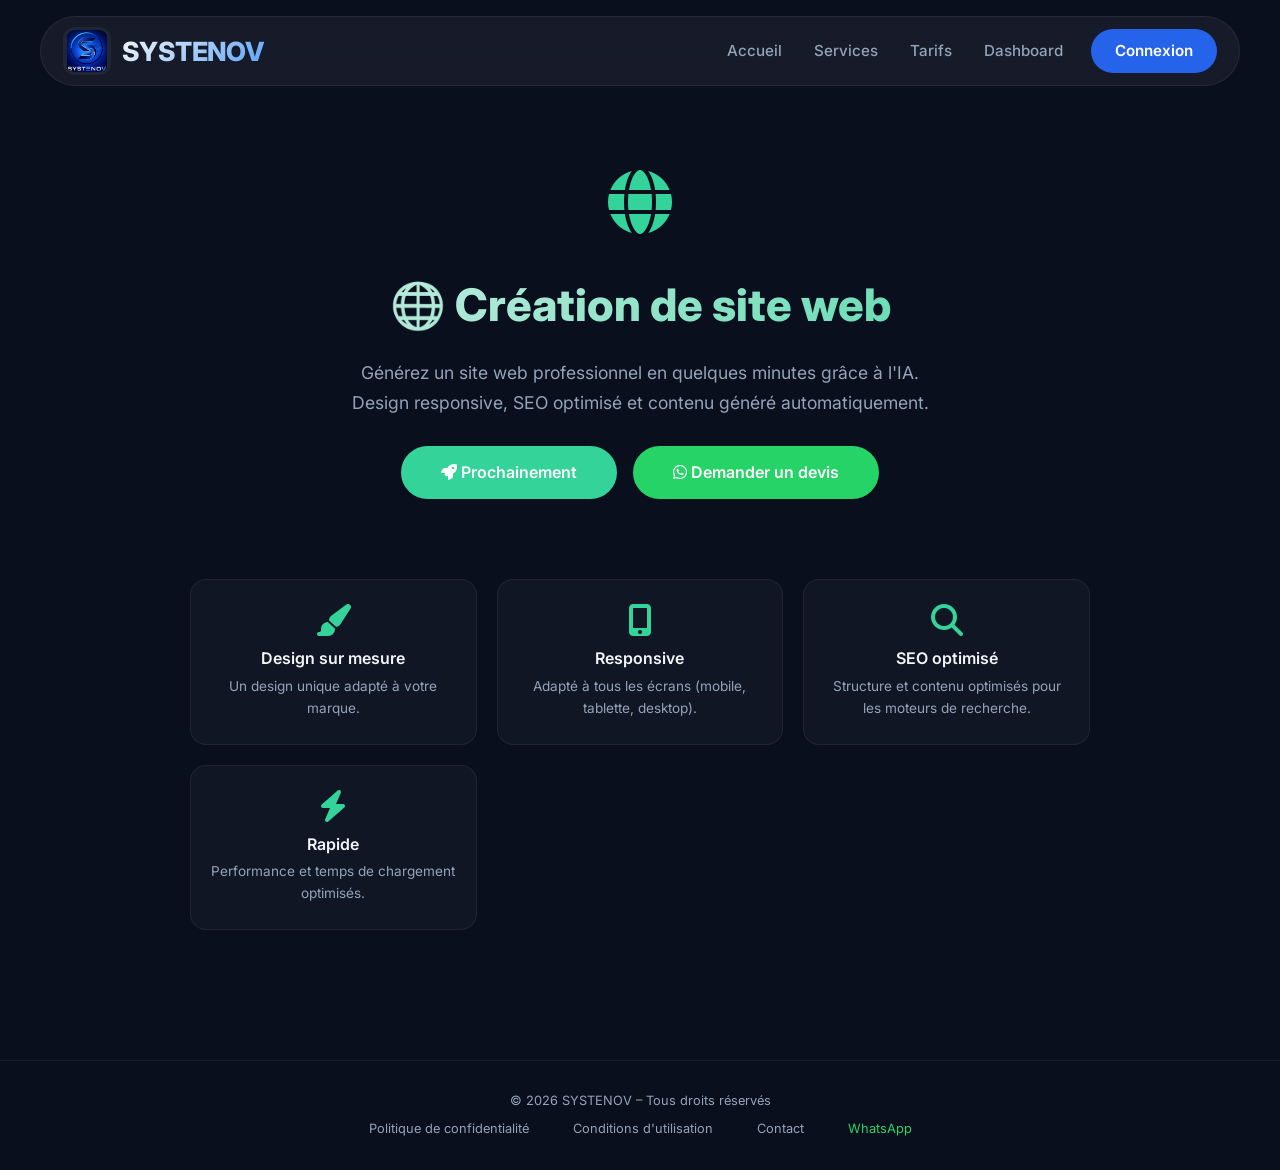
<file: website-builder.html>
<!DOCTYPE html>
<html lang="fr">
<head>
  <meta charset="UTF-8" />
  <meta name="viewport" content="width=device-width, initial-scale=1.0"/>
  <title>Création de site web - SYSTENOV</title>
  <link rel="stylesheet" href="style.css">
  <link href="https://fonts.googleapis.com/css2?family=Inter:wght@300;400;600;700;800&display=swap" rel="stylesheet">
  <link rel="stylesheet" href="https://cdnjs.cloudflare.com/ajax/libs/font-awesome/6.4.0/css/all.min.css">
  <style>
    /* Styles spécifiques à la page */
    .service-hero {
      text-align: center;
      padding: 50px 20px 60px;
    }
    .service-hero .icon-big {
      font-size: 4rem;
      color: #34d399;
      margin-bottom: 16px;
    }
    .service-hero h1 {
      font-size: 2.8rem;
      font-weight: 800;
      background: linear-gradient(135deg, #f1f5f9, #34d399);
      -webkit-background-clip: text;
      -webkit-text-fill-color: transparent;
    }
    .service-hero p {
      font-size: 1.1rem;
      color: #94a3b8;
      max-width: 600px;
      margin: 16px auto 28px;
      line-height: 1.7;
    }
    .features-grid {
      display: grid;
      grid-template-columns: repeat(auto-fit, minmax(220px, 1fr));
      gap: 20px;
      max-width: 900px;
      margin: 0 auto 40px;
    }
    .feature-card {
      background: rgba(255,255,255,0.03);
      border: 1px solid rgba(255,255,255,0.06);
      border-radius: 16px;
      padding: 24px 20px;
      text-align: center;
      transition: 0.3s;
    }
    .feature-card:hover {
      border-color: rgba(52,211,153,0.3);
      transform: translateY(-4px);
    }
    .feature-card i {
      font-size: 2rem;
      color: #34d399;
      margin-bottom: 10px;
    }
    .feature-card h3 {
      font-size: 1rem;
      font-weight: 600;
      margin-bottom: 4px;
    }
    .feature-card p {
      font-size: 0.85rem;
      color: #94a3b8;
    }
    .btn-coming {
      display: inline-block;
      padding: 14px 40px;
      border-radius: 40px;
      font-weight: 600;
      font-size: 1rem;
      background: #34d399;
      color: white;
      border: none;
      cursor: pointer;
      transition: 0.3s;
      text-decoration: none;
    }
    .btn-coming:hover {
      transform: scale(1.02);
      filter: brightness(1.05);
    }
    .btn-whatsapp-service {
      display: inline-block;
      padding: 14px 40px;
      border-radius: 40px;
      font-weight: 600;
      font-size: 1rem;
      background: #25D366;
      color: white;
      border: none;
      cursor: pointer;
      transition: 0.3s;
      text-decoration: none;
      margin-left: 12px;
    }
    .btn-whatsapp-service:hover {
      transform: scale(1.02);
      filter: brightness(1.05);
    }
    @media (max-width: 600px) {
      .service-hero h1 { font-size: 2rem; }
      .features-grid { grid-template-columns: 1fr 1fr; }
    }
    @media (max-width: 480px) {
      .features-grid { grid-template-columns: 1fr; }
      .btn-coming, .btn-whatsapp-service { display: block; width: 100%; margin: 6px 0; text-align: center; }
    }
  </style>
</head>
<body>

<!-- ===== NAVBAR ===== -->
<div class="navbar">
  <a href="index.html" class="logo-link">
    <img src="logo.png" alt="SYSTENOV" class="logo-img">
    <span class="logo-text">SYSTENOV</span>
  </a>

  <button class="menu-toggle" onclick="toggleMenu()" aria-label="Menu">
    ☰
  </button>

  <div class="nav-links" id="navLinks">
    <a href="index.html">Accueil</a>
    <a href="index.html#services">Services</a>
    <a href="index.html#pricing">Tarifs</a>
    <a href="dashboard.html">Dashboard</a>
    <a href="login.html" class="btn-nav">Connexion</a>
    <a href="admin.html" class="admin-link" style="color:#ffd700; font-weight:bold;">Admin</a>
  </div>
</div>

<!-- ===== HERO ===== -->
<section class="service-hero">
  <div class="icon-big"><i class="fas fa-globe"></i></div>
  <h1>🌐 Création de site web</h1>
  <p>Générez un site web professionnel en quelques minutes grâce à l'IA. Design responsive, SEO optimisé et contenu généré automatiquement.</p>
  <div>
    <a href="#" class="btn-coming"><i class="fas fa-rocket"></i> Prochainement</a>
    <a href="https://wa.me/212665998835?text=Bonjour%20SYSTENOV%2C%20je%20souhaite%20créer%20un%20site%20web." target="_blank" class="btn-whatsapp-service">
      <i class="fab fa-whatsapp"></i> Demander un devis
    </a>
  </div>
</section>

<!-- ===== FEATURES ===== -->
<section style="padding: 20px 0 50px;">
  <div class="features-grid">
    <div class="feature-card">
      <i class="fas fa-paint-brush"></i>
      <h3>Design sur mesure</h3>
      <p>Un design unique adapté à votre marque.</p>
    </div>
    <div class="feature-card">
      <i class="fas fa-mobile-alt"></i>
      <h3>Responsive</h3>
      <p>Adapté à tous les écrans (mobile, tablette, desktop).</p>
    </div>
    <div class="feature-card">
      <i class="fas fa-search"></i>
      <h3>SEO optimisé</h3>
      <p>Structure et contenu optimisés pour les moteurs de recherche.</p>
    </div>
    <div class="feature-card">
      <i class="fas fa-bolt"></i>
      <h3>Rapide</h3>
      <p>Performance et temps de chargement optimisés.</p>
    </div>
  </div>
</section>

<!-- ===== FOOTER ===== -->
<footer>
  <p>© 2026 SYSTENOV – Tous droits réservés</p>
  <div style="margin-top:8px; display:flex; justify-content:center; gap:20px; flex-wrap:wrap;">
    <a href="privacy.html">Politique de confidentialité</a>
    <a href="terms.html">Conditions d'utilisation</a>
    <a href="contact.html">Contact</a>
    <a href="https://wa.me/212665998835" target="_blank" style="color:#25D366;">WhatsApp</a>
  </div>
</footer>

<script>
  function toggleMenu() {
    document.getElementById('navLinks').classList.toggle('open');
  }
  document.querySelectorAll('.nav-links a').forEach(link => {
    link.addEventListener('click', () => {
      document.getElementById('navLinks').classList.remove('open');
    });
  });
</script>

</body>
</html>
</file>
<file: style.css>
/* ========================================
   SYSTENOV - STYLE COMPLET
   Version optimisée Mobile + Tablet + Desktop
   ======================================== */

/* ===== VARIABLES ===== */
:root {
  --bg-dark: #0a0f1e;
  --bg-card: rgba(255, 255, 255, 0.04);
  --border-card: rgba(255, 255, 255, 0.06);
  --text-primary: #f1f5f9;
  --text-secondary: #94a3b8;
  --blue: #2563eb;
  --blue-light: #60a5fa;
  --blue-dark: #1d4ed8;
  --gradient-blue: linear-gradient(135deg, #2563eb, #38bdf8);
  --success: #22c55e;
  --danger: #ef4444;
  --warning: #f59e0b;
}

/* ===== GLOBAL ===== */
* {
  margin: 0;
  padding: 0;
  box-sizing: border-box;
}

html {
  scroll-behavior: smooth;
}

body {
  font-family: 'Inter', -apple-system, BlinkMacSystemFont, sans-serif;
  background: var(--bg-dark);
  color: var(--text-primary);
  line-height: 1.6;
  overflow-x: hidden;
  -webkit-font-smoothing: antialiased;
  -moz-osx-font-smoothing: grayscale;
}

a {
  text-decoration: none;
  color: inherit;
}

img {
  max-width: 100%;
  display: block;
}

.container {
  width: 100%;
  max-width: 1200px;
  margin: 0 auto;
  padding: 0 20px;
}

/* ========================================
   NAVBAR
   ======================================== */

.navbar {
  display: flex;
  align-items: center;
  justify-content: space-between;

  width: calc(100% - 32px);
  max-width: 1200px;

  margin: 16px auto;

  padding: 10px 22px;

  background: rgba(255, 255, 255, 0.05);
  backdrop-filter: blur(16px);
  -webkit-backdrop-filter: blur(16px);

  border: 1px solid rgba(255, 255, 255, 0.07);
  border-radius: 50px;

  gap: 20px;
  flex-wrap: nowrap;

  transition: all 0.3s ease;
}

.navbar:hover {
  border-color: rgba(255, 255, 255, 0.12);
}

/* ========================================
   LOGO
   ======================================== */

.logo-link {
  display: flex;
  align-items: center;
  justify-content: flex-start;

  gap: 11px;

  text-decoration: none;

  flex-shrink: 0;
  min-width: 0;
}

.logo-img {
  width: 48px;
  height: 48px;

  flex: 0 0 48px;

  border-radius: 12px;

  object-fit: contain;

  background: rgba(255, 255, 255, 0.05);

  padding: 3px;

  transition: transform 0.3s ease;
}

.logo-link:hover .logo-img {
  transform: scale(1.05);
}

.logo-text {
  font-size: 1.65rem;

  font-weight: 800;

  line-height: 1;

  white-space: nowrap;

  letter-spacing: -0.6px;

  background: linear-gradient(
    135deg,
    #f1f5f9,
    #60a5fa
  );

  -webkit-background-clip: text;
  -webkit-text-fill-color: transparent;
  background-clip: text;
}

/* ========================================
   NAV LINKS
   ======================================== */

.nav-links {
  display: flex;

  align-items: center;

  justify-content: flex-end;

  gap: 24px;

  flex-shrink: 0;
}

.nav-links a {
  color: var(--text-secondary);

  font-size: 0.95rem;

  font-weight: 500;

  padding: 6px 4px;

  white-space: nowrap;

  position: relative;

  transition: all 0.2s ease;
}

.nav-links a::after {
  content: '';

  position: absolute;

  bottom: -2px;
  left: 0;

  width: 0;
  height: 2px;

  background: var(--blue-light);

  transition: width 0.3s ease;
}

.nav-links a:hover {
  color: var(--blue-light);
}

.nav-links a:hover::after {
  width: 100%;
}

.nav-links .btn-nav {
  background: var(--blue);

  color: white !important;

  padding: 10px 24px;

  border-radius: 40px;

  font-weight: 600;
}

.nav-links .btn-nav::after {
  display: none;
}

.nav-links .btn-nav:hover {
  background: var(--blue-light);

  color: white !important;

  transform: translateY(-1px);

  box-shadow: 0 8px 24px rgba(37, 99, 235, 0.3);
}

/* ========================================
   MENU BURGER
   ======================================== */

.menu-toggle {
  display: none;

  background: transparent;

  border: none;

  color: var(--text-primary);

  font-size: 2rem;

  line-height: 1;

  cursor: pointer;

  padding: 4px 6px;

  flex-shrink: 0;

  transition: transform 0.3s ease;
}

.menu-toggle:hover {
  transform: scale(1.08);
}

/* Admin hidden by default */
.admin-link {
  display: none !important;
}

/* ========================================
   HERO
   ======================================== */

.hero {
  text-align: center;

  padding: 55px 20px 65px;
}

.hero .tag {
  display: inline-block;

  background: rgba(96, 165, 250, 0.12);

  color: var(--blue-light);

  padding: 7px 20px;

  border-radius: 40px;

  font-size: 0.82rem;

  font-weight: 600;

  text-transform: uppercase;

  letter-spacing: 0.5px;

  margin-bottom: 20px;
}

.hero h1 {
  font-size: 3.5rem;

  font-weight: 800;

  line-height: 1.08;

  margin-bottom: 18px;

  background: linear-gradient(
    135deg,
    #f1f5f9 30%,
    #60a5fa 100%
  );

  -webkit-background-clip: text;
  -webkit-text-fill-color: transparent;
  background-clip: text;
}

.hero p {
  font-size: 1.15rem;

  color: var(--text-secondary);

  max-width: 650px;

  margin: 0 auto 30px;

  line-height: 1.7;
}

.hero-buttons {
  display: flex;

  justify-content: center;

  align-items: center;

  gap: 16px;

  flex-wrap: wrap;
}

/* ========================================
   BUTTONS
   ======================================== */

.btn-primary {
  display: inline-flex;

  align-items: center;
  justify-content: center;

  gap: 8px;

  background: var(--blue);

  color: white;

  padding: 14px 36px;

  border-radius: 40px;

  border: none;

  font-size: 1rem;

  font-weight: 600;

  cursor: pointer;

  transition: all 0.3s ease;
}

.btn-primary:hover {
  background: var(--blue-light);

  transform: translateY(-1px);

  box-shadow: 0 8px 24px rgba(37, 99, 235, 0.3);
}

.btn-secondary {
  display: inline-flex;

  align-items: center;
  justify-content: center;

  gap: 8px;

  background: transparent;

  color: var(--text-primary);

  padding: 14px 36px;

  border-radius: 40px;

  border: 1px solid rgba(255, 255, 255, 0.12);

  font-size: 1rem;

  font-weight: 600;

  cursor: pointer;

  transition: all 0.3s ease;
}

.btn-secondary:hover {
  background: rgba(255, 255, 255, 0.05);

  border-color: rgba(255, 255, 255, 0.2);

  transform: translateY(-1px);
}

.btn-success {
  background: var(--success);

  color: white;

  padding: 12px 24px;

  border-radius: 40px;

  font-weight: 600;

  border: none;

  cursor: pointer;
}

.btn-danger {
  background: var(--danger);

  color: white;

  padding: 12px 24px;

  border-radius: 40px;

  font-weight: 600;

  border: none;

  cursor: pointer;
}

.btn-whatsapp {
  display: inline-flex;

  align-items: center;
  justify-content: center;

  gap: 8px;

  background: #25D366;

  color: white;

  padding: 12px 24px;

  border-radius: 40px;

  font-weight: 600;

  border: none;

  cursor: pointer;

  transition: all 0.3s ease;
}

.btn-whatsapp:hover {
  transform: translateY(-1px);

  filter: brightness(1.05);
}

/* ========================================
   STATS
   ======================================== */

.stats {
  display: grid;

  grid-template-columns: repeat(auto-fit, minmax(150px, 1fr));

  gap: 20px;

  padding: 40px 0;
}

.stat-card {
  text-align: center;

  background: rgba(255, 255, 255, 0.02);

  border-radius: 16px;

  padding: 20px;

  border: 1px solid rgba(255, 255, 255, 0.04);

  transition: all 0.3s ease;
}

.stat-card:hover {
  border-color: rgba(96, 165, 250, 0.2);

  transform: translateY(-4px);
}

.stat-card h3 {
  font-size: 2.2rem;

  font-weight: 700;

  color: var(--blue-light);
}

.stat-card p {
  color: var(--text-secondary);

  font-size: 0.9rem;
}

/* ========================================
   SERVICES
   ======================================== */

.services {
  padding: 60px 0;
}

.services h2 {
  text-align: center;

  font-size: 2.2rem;

  font-weight: 700;

  margin-bottom: 12px;
}

.services .sub {
  text-align: center;

  color: var(--text-secondary);

  margin-bottom: 40px;
}

.services-grid {
  display: grid;

  grid-template-columns: repeat(
    auto-fit,
    minmax(250px, 1fr)
  );

  gap: 24px;
}

.service-card {
  background: rgba(255, 255, 255, 0.03);

  border: 1px solid rgba(255, 255, 255, 0.06);

  border-radius: 20px;

  padding: 28px 24px;

  text-align: center;

  transition: all 0.3s ease;
}

.service-card:hover {
  transform: translateY(-6px);

  border-color: rgba(96, 165, 250, 0.3);

  box-shadow: 0 12px 40px rgba(0, 0, 0, 0.2);
}

.service-card .icon {
  font-size: 2.5rem;

  margin-bottom: 12px;

  display: block;
}

.service-card .icon.ai {
  color: #60a5fa;
}

.service-card .icon.website {
  color: #34d399;
}

.service-card .icon.saas {
  color: #f472b6;
}

.service-card .icon.business {
  color: #fbbf24;
}

.service-card .icon.industrial {
  color: #f87171;
}

.service-card .icon.products {
  color: #a78bfa;
}

.service-card h3 {
  font-size: 1.1rem;

  font-weight: 600;

  margin-bottom: 6px;

  color: var(--text-primary);
}

.service-card p {
  font-size: 0.9rem;

  color: var(--text-secondary);

  line-height: 1.5;
}

.service-card .tag {
  display: inline-block;

  margin-top: 10px;

  background: rgba(96, 165, 250, 0.08);

  color: var(--blue-light);

  font-size: 0.65rem;

  padding: 2px 12px;

  border-radius: 40px;

  font-weight: 600;

  text-transform: uppercase;
}

.service-card .tag.pro {
  background: rgba(251, 191, 36, 0.12);

  color: #fbbf24;
}

.service-card .tag.free {
  background: rgba(52, 211, 153, 0.1);

  color: #34d399;
}

.service-card a {
  display: inline-block;

  margin-top: 10px;

  color: var(--blue-light);

  font-size: 0.85rem;

  font-weight: 500;
}

.service-card a:hover {
  color: var(--blue);

  text-decoration: underline;
}

/* ========================================
   PRICING
   ======================================== */

.pricing-section {
  padding: 40px 0;

  text-align: center;
}

.pricing-section h2 {
  font-size: 2rem;

  font-weight: 700;

  margin-bottom: 14px;
}

.pricing-section .sub {
  color: var(--text-secondary);

  margin-bottom: 28px;
}

.pricing-grid {
  display: flex;

  flex-wrap: wrap;

  justify-content: center;

  gap: 24px;
}

.pricing-card {
  background: rgba(255, 255, 255, 0.03);

  border: 1px solid rgba(255, 255, 255, 0.06);

  border-radius: 24px;

  padding: 32px 28px;

  width: 280px;

  transition: all 0.3s ease;
}

.pricing-card:hover {
  transform: translateY(-4px);

  border-color: rgba(255, 255, 255, 0.1);
}

.pricing-card.popular {
  background: rgba(255, 255, 255, 0.04);

  border: 2px solid var(--blue);

  position: relative;
}

.pricing-card .badge {
  position: absolute;

  top: -12px;

  right: 20px;

  background: var(--blue);

  color: white;

  padding: 4px 16px;

  border-radius: 40px;

  font-size: 0.7rem;

  font-weight: 700;
}

.pricing-card h3 {
  font-size: 1.4rem;

  font-weight: 700;
}

.pricing-card .price {
  font-size: 2rem;

  font-weight: 700;

  color: var(--blue-light);

  margin: 12px 0;
}

.pricing-card .price span {
  font-size: 1rem;

  font-weight: 400;

  color: var(--text-secondary);
}

.pricing-card ul {
  list-style: none;

  text-align: left;

  color: var(--text-secondary);

  font-size: 0.9rem;

  line-height: 2.2;
}

.pricing-card ul li i {
  margin-right: 8px;

  width: 20px;

  text-align: center;
}

.pricing-card .btn {
  display: inline-block;

  margin-top: 18px;

  padding: 10px 28px;

  background: var(--blue);

  color: white;

  border-radius: 40px;

  font-weight: 600;

  border: none;

  cursor: pointer;
}

.pricing-card .btn:hover {
  background: var(--blue-light);

  transform: scale(1.02);
}

/* ========================================
   FOOTER
   ======================================== */

footer {
  text-align: center;

  padding: 30px;

  font-size: 0.8rem;

  color: var(--text-secondary);

  border-top: 1px solid rgba(255, 255, 255, 0.05);

  margin-top: 40px;
}

footer a {
  color: var(--text-secondary);

  margin: 0 12px;

  transition: color 0.3s ease;
}

footer a:hover {
  color: var(--blue-light);
}

/* ========================================
   TABLET
   ======================================== */

@media (max-width: 1024px) {

  .navbar {
    width: calc(100% - 32px);

    padding: 10px 20px;

    border-radius: 45px;
  }

  .logo-img {
    width: 46px;
    height: 46px;

    flex-basis: 46px;
  }

  .logo-text {
    font-size: 1.55rem;
  }

  .nav-links {
    gap: 16px;
  }

  .services-grid {
    grid-template-columns: repeat(2, 1fr);
  }
}

/* ========================================
   MOBILE
   ======================================== */

@media (max-width: 768px) {

  /* ---------- NAVBAR ---------- */

  .navbar {
    width: calc(100% - 24px);

    margin: 12px auto;

    padding: 10px 14px;

    border-radius: 36px;

    gap: 10px;

    flex-wrap: wrap;
  }

  /* Logo + SYSTENOV نفس السطر */
  .logo-link {
    gap: 10px;

    min-width: 0;

    flex: 1;
  }

  .logo-img {
    width: 46px;
    height: 46px;

    flex: 0 0 46px;

    border-radius: 12px;

    padding: 2px;
  }

  .logo-text {
    font-size: 1.5rem;

    letter-spacing: -0.5px;
  }

  /* Burger */
  .menu-toggle {
    display: flex;

    align-items: center;
    justify-content: center;

    width: 42px;
    height: 42px;

    font-size: 2rem;
  }

  /* Navigation hidden until opened */
  .nav-links {
    display: none;

    flex-direction: column;

    width: 100%;

    gap: 6px;

    padding: 12px 0 4px;

    border-top: 1px solid rgba(255, 255, 255, 0.07);
  }

  .nav-links.open {
    display: flex;
  }

  .nav-links a {
    width: 100%;

    text-align: center;

    justify-content: center;

    padding: 9px;

    font-size: 0.95rem;
  }

  .nav-links a::after {
    display: none;
  }

  .nav-links .btn-nav {
    width: 100%;

    padding: 10px;
  }

  /* ---------- HERO ---------- */

  .hero {
    padding: 35px 16px 50px;
  }

  .hero .tag {
    font-size: 0.75rem;

    padding: 7px 16px;

    margin-bottom: 18px;
  }

  .hero h1 {
    font-size: 2.45rem;

    line-height: 1.1;

    margin-bottom: 18px;
  }

  .hero p {
    font-size: 1rem;

    line-height: 1.65;

    max-width: 580px;

    margin-bottom: 26px;
  }

  .hero-buttons {
    flex-direction: column;

    width: 100%;

    gap: 12px;
  }

  .hero-buttons .btn-primary,
  .hero-buttons .btn-secondary {
    width: 100%;

    max-width: 340px;

    min-height: 54px;

    justify-content: center;
  }

  /* ---------- STATS ---------- */

  .stats {
    grid-template-columns: repeat(2, 1fr);

    gap: 12px;

    padding: 30px 0;
  }

  .stat-card {
    padding: 16px 10px;
  }

  .stat-card h3 {
    font-size: 1.8rem;
  }

  .stat-card p {
    font-size: 0.82rem;
  }

  /* ---------- SERVICES ---------- */

  .services {
    padding: 45px 0;
  }

  .services h2 {
    font-size: 1.8rem;
  }

  .services .sub {
    font-size: 0.9rem;

    margin-bottom: 28px;
  }

  .services-grid {
    grid-template-columns: repeat(2, 1fr);

    gap: 14px;
  }

  .service-card {
    padding: 20px 12px;

    border-radius: 17px;
  }

  .service-card .icon {
    font-size: 2rem;

    margin-bottom: 10px;
  }

  .service-card h3 {
    font-size: 0.95rem;
  }

  .service-card p {
    font-size: 0.82rem;
  }

  /* ---------- PRICING ---------- */

  .pricing-section {
    padding: 35px 0;
  }

  .pricing-section h2 {
    font-size: 1.8rem;
  }

  .pricing-grid {
    gap: 16px;
  }

  .pricing-card {
    width: 100%;

    max-width: 340px;
  }
}

/* ========================================
   SMALL PHONES
   ======================================== */

@media (max-width: 480px) {

  /* ---------- NAVBAR ---------- */

  .navbar {
    width: calc(100% - 16px);

    padding: 9px 12px;

    margin: 8px auto;

    border-radius: 32px;
  }

  .logo-link {
    gap: 9px;
  }

  .logo-img {
    width: 42px;
    height: 42px;

    flex-basis: 42px;

    border-radius: 11px;
  }

  .logo-text {
    font-size: 1.38rem;

    letter-spacing: -0.4px;
  }

  .menu-toggle {
    width: 40px;
    height: 40px;

    font-size: 1.85rem;
  }

  /* ---------- HERO ---------- */

  .hero {
    padding: 30px 14px 42px;
  }

  .hero .tag {
    font-size: 0.7rem;

    padding: 7px 13px;

    max-width: 100%;
  }

  .hero h1 {
    font-size: 2.15rem;

    line-height: 1.12;

    margin-bottom: 16px;
  }

  .hero p {
    font-size: 0.92rem;

    line-height: 1.65;

    margin-bottom: 24px;
  }

  .hero-buttons .btn-primary,
  .hero-buttons .btn-secondary {
    max-width: 320px;

    min-height: 52px;

    padding: 12px 20px;

    font-size: 0.95rem;
  }

  /* ---------- STATS ---------- */

  .stats {
    grid-template-columns: repeat(2, 1fr);

    gap: 8px;
  }

  .stat-card {
    padding: 12px 6px;
  }

  .stat-card h3 {
    font-size: 1.5rem;
  }

  .stat-card p {
    font-size: 0.75rem;
  }

  /* ---------- SERVICES ---------- */

  .services {
    padding: 38px 0;
  }

  .services h2 {
    font-size: 1.55rem;
  }

  .services-grid {
    grid-template-columns: repeat(2, 1fr);

    gap: 10px;
  }

  .service-card {
    padding: 17px 9px;

    border-radius: 15px;
  }

  .service-card .icon {
    font-size: 1.7rem;
  }

  .service-card h3 {
    font-size: 0.88rem;
  }

  .service-card p {
    font-size: 0.76rem;
  }

  .service-card .tag {
    font-size: 0.58rem;

    padding: 2px 8px;
  }

  .service-card a {
    font-size: 0.78rem;
  }

  /* ---------- PRICING ---------- */

  .pricing-card {
    padding: 22px 18px;

    max-width: 320px;
  }

  .pricing-card .price {
    font-size: 1.7rem;
  }

  /* ---------- FOOTER ---------- */

  footer {
    padding: 24px 12px;

    font-size: 0.7rem;
  }

  footer a {
    margin: 0 5px;
  }
}

/* ========================================
   VERY SMALL PHONES
   ======================================== */

@media (max-width: 360px) {

  .logo-img {
    width: 39px;
    height: 39px;

    flex-basis: 39px;
  }

  .logo-text {
    font-size: 1.25rem;
  }

  .menu-toggle {
    font-size: 1.7rem;
  }

  .hero h1 {
    font-size: 1.95rem;
  }

  .hero p {
    font-size: 0.88rem;
  }
}

/* ========================================
   UTILITAIRES
   ======================================== */

.text-center {
  text-align: center;
}

.mt-10 {
  margin-top: 10px;
}

.mt-20 {
  margin-top: 20px;
}

.mt-40 {
  margin-top: 40px;
}

.mb-20 {
  margin-bottom: 20px;
}

.gap-10 {
  gap: 10px;
}

.gap-20 {
  gap: 20px;
}

.flex {
  display: flex;
}

.flex-center {
  display: flex;

  align-items: center;

  justify-content: center;
}

.flex-wrap {
  flex-wrap: wrap;
}

/* ========================================
   SCROLLBAR
   ======================================== */

::-webkit-scrollbar {
  width: 8px;
}

::-webkit-scrollbar-track {
  background: var(--bg-dark);
}

::-webkit-scrollbar-thumb {
  background: var(--blue);

  border-radius: 10px;
}

::-webkit-scrollbar-thumb:hover {
  background: var(--blue-light);
}

/* ========================================
   SELECTION
   ======================================== */

::selection {
  background: var(--blue);

  color: white;
}

/* ========================================
   ANIMATIONS
   ======================================== */

@keyframes fadeUp {

  from {
    opacity: 0;

    transform: translateY(30px);
  }

  to {
    opacity: 1;

    transform: translateY(0);
  }
}

@keyframes pulse {

  0%,
  100% {
    opacity: 1;
  }

  50% {
    opacity: 0.5;
  }
}

.hero-content {
  animation: fadeUp 0.8s ease forwards;
}

/* ========================================
   FIN
   ======================================== */
</file>
